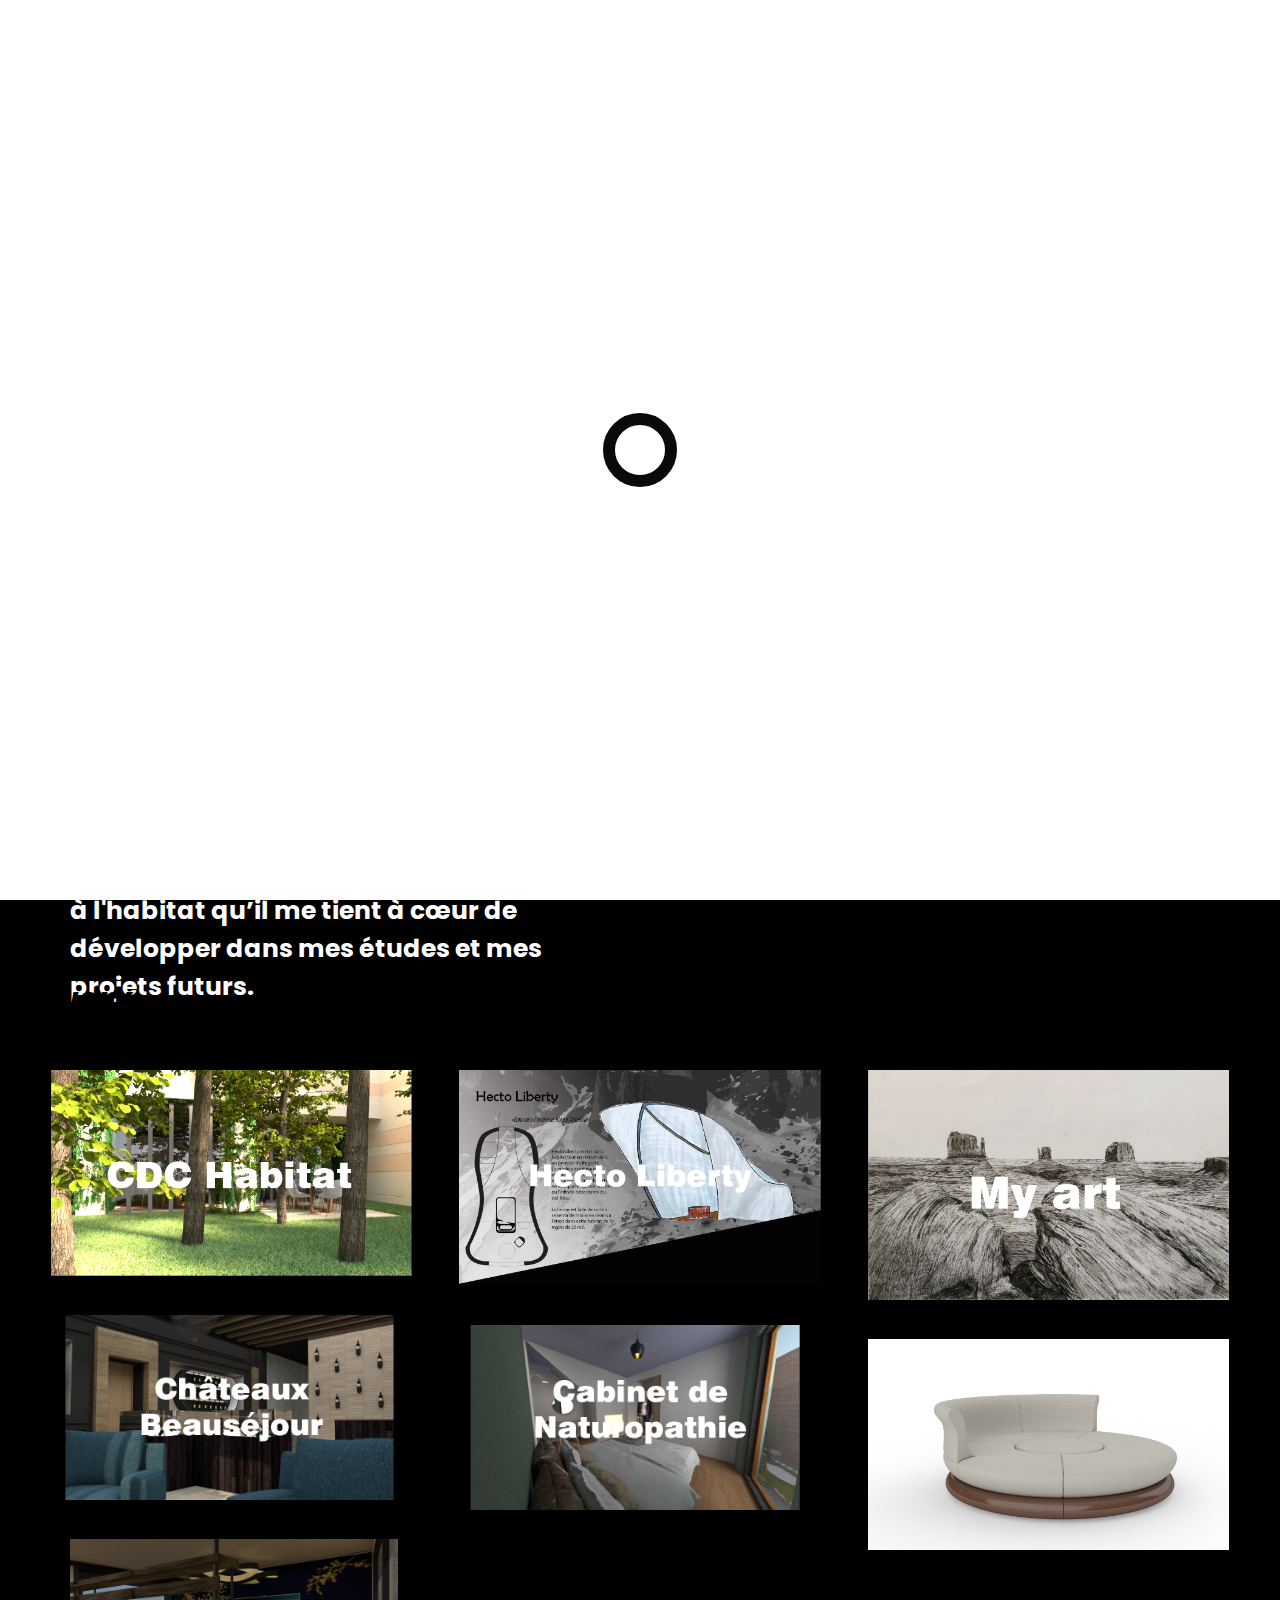
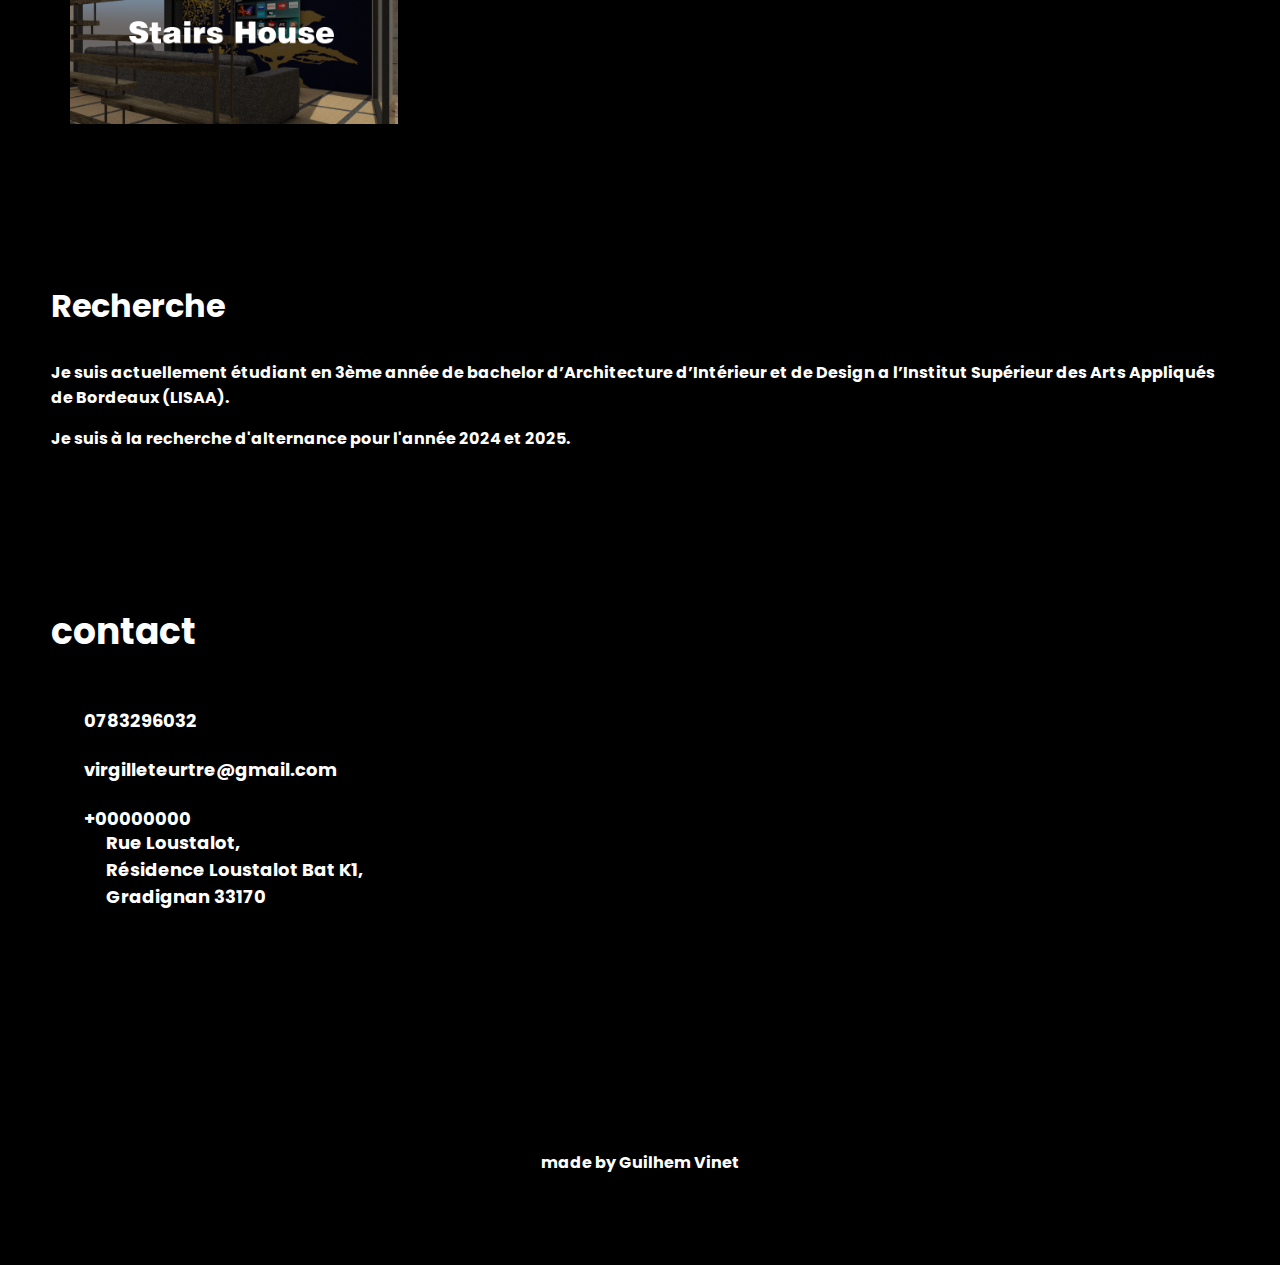
<file: index.html>
<!DOCTYPE html>
<html lang="fr">

<head>
    <meta charset="UTF-8">
    <meta name="viewport" content="width=device-width, initial-scale=1.0">
    <meta http-equiv="X-UA-Compatible" content="ie=edge">
    <title>Virgil Leteurtre</title>
    <link rel="stylesheet" href="https://cdnjs.cloudflare.com/ajax/libs/animate.css/3.7.0/animate.min.css">
    <script src="https://code.jquery.com/jquery-3.3.1.min.js" integrity="sha256-FgpCb/KJQlLNfOu91ta32o/NMZxltwRo8QtmkMRdAu8=" crossorigin="anonymous"></script>
    <link rel="stylesheet" href="https://use.fontawesome.com/releases/v5.7.1/css/all.css" integrity="sha384-fnmOCqbTlWIlj8LyTjo7mOUStjsKC4pOpQbqyi7RrhN7udi9RwhKkMHpvLbHG9Sr" crossorigin="anonymous">
    <link rel="stylesheet" href="css/index.css">
    <style>
        body {
            background-color: black;
        }

        /* CSS to center and align the text */
        #navigation {
            text-align: right; /* Align text to the right */
            padding: 10px; /* Add some padding for spacing */
        }

        .nav-btn {
            background-color: black;
            color: white;
            border: none;
            border-radius: 20px;
            padding: 10px 20px;
            cursor: pointer;
            font-size: 16px;
        }

        .nav-btn:hover {
            background-color: #333;
        }

        #navigation .nav-btn:not(:last-child) {
            margin-right: 10px;
        }
    </style>
</head>

<body>
    <div id="loading" background="black">
        <div id="spinner"></div>
    </div>
    <div id="magnify" background="black">
        <h1 onclick="closemagnify()"><i class="fas fa-times"></i></h1>
        <div id="img_here"></div>
    </div>
    <header id="header" class="animated slideInDown" style="animation-delay:1.8s;">
        <table>
            <tr>
                <td id="logo">Virgil Leteurtre</td>
                <td id="navigation">
                    <button onclick="window.location='#work'" class="nav-btn">work</button>
                    <button onclick="window.location='#bio'" class="nav-btn">About me</button>
                    <button onclick="window.location='assets/CV_Letreurtre Virgil.pdf'" class="nav-btn">CV</button>
                    <button onclick="window.location='#contact'" class="nav-btn">contact</button>
                </td>
            </tr>
        </table>
    </header>
    <table id="top_part">
        <tr>
            <td id="about" class="animated slideInLeft" style="animation-delay:2s; text-align: center;">
                <br>
                <br>
                <br>
                <br>
                <h1 style="color: white;">Architecture d’Intérieur et de Design</h1>
                <button class="btn_one" style="font-size: 100%;">Recherche d'alternance</button><br>
                <table>
                    <tr>
                        <td class="animated zoomIn" style="animation-delay:2.2s;"><a class="social"><i class="fab fa-facebook"></i></a></td>
                        <td class="animated zoomIn" style="animation-delay:2.4s;"><a class="social"><i class="fab fa-twitter"></i></a></td>
                        <td class="animated zoomIn" style="animation-delay:2.6s;"><a class="social"><i class="fab fa-instagram"></i></a></td>
                        <td class="animated zoomIn" style="animation-delay:2.8s;"><a class="social"><i class="fab fa-dribbble"></i></a></td>
                        <td class="animated zoomIn" style="animation-delay:3.0s;"><a class="social"><i class="fab fa-medium"></i></a></td>
                    </tr>
                </table>
                <div id="bio_title">
                    <p>
                        J'aime la relation charnelle et psychologique qu’entretiennent les personnes avec l’architecture. Nous vivons dans un monde où l'on est constamment entouré par nos créations, il va de soi que notre environnement intime reflète notre personnalité. Ma vision d'un « Intérieur » est qu'il doit satisfaire et refléter la ou les personnes qui y habitent mais surtout cet intérieur doit évoluer avec ses occupants. Il s'agit de cette relation à l'habitat qu’il me tient à cœur de développer dans mes études et mes projets futurs.
                    </p>
                </div>
            </td>
            <td id="rightImage" class="animated jackInTheBox" style="animation-delay:1.0s;"><img id="rightImage" src="assets/potrait..png"></td>
        </tr>
    </table>
    <div id="work">
        <h1>work</h1>
        <div id="photos">
            <a href="html/CDC_Habitat.html"><img onclick="magnify($(this).attr('src'))" src="assets/12.png"></a>
            <a href="html/Château_Beauséjou.html"><img onclick="magnify($(this).attr('src'))" src="assets/aceuille 2.png"></a>
            <a href="html/Maison_Vertical.html"><img onclick="magnify($(this).attr('src'))" src="assets/2 salon 1.png"></a>
            <a href="html/nano_habitat.html"><img onclick="magnify($(this).attr('src'))" src="assets/nana.png"></a>
            <a href="html/Nathuropathie.html"><img onclick="magnify($(this).attr('src'))" src="assets/Naturopathie/main.png"></a>
            <a href="html/art.html"><img onclick="magnify($(this).attr('src'))" src="assets/art/CamScanner 12-11-2022 13.02.png"></a>
            <a href="html/Concours.html"><img onclick="magnify($(this).attr('src'))" src="assets/Rendue 3.png"></a>
        </div>
    </div>
    <div id="bio">
        <h1>Recherche</h1>
        <p>
            Je suis actuellement étudiant en 3ème année de bachelor d’Architecture d’Intérieur et de Design a l’Institut Supérieur des Arts Appliqués de Bordeaux (LISAA).
        </p>
        <p>
            Je suis à la recherche d'alternance pour l'année 2024 et 2025.
        </p>
    </div>
    <div id="contact">
        <h1>contact</h1>
        <table>
            <tr>
                <td>
                    <div id="inner_div">
                        <table id="inner_table">
                            <tr>
                                <td><i class="fas fa-phone"></i> &nbsp; 0783296032</td>
                            </tr>
                            <tr>
                                <td><i class="fas fa-at"></i> &nbsp; virgilleteurtre@gmail.com</td>
                            </tr>
                            <tr>
                                <td><i class="fas fa-fax"></i> &nbsp; +00000000</td>
                            </tr>
                            <tr>
                                <td><i class="fas fa-map-marker-alt"></i>
                                    <div id="address">
                                        Rue Loustalot,<br> Résidence Loustalot Bat K1,<br> Gradignan 33170
                                    </div>
                                </td>
                            </tr>
                            <tr>
                                <td>
                                    <a class="social"><i class="fab fa-facebook"></i></a>
                                    <a class="social"><i class="fab fa-twitter"></i></a>
                                    <a class="social"><i class="fab fa-instagram"></i></a>
                                    <a class="social"><i class="fab fa-dribbble"></i></a>
                                    <a class="social"><i class="fab fa-medium"></i></a>
                                </td>
                            </tr>
                        </table>
                    </div>
                </td>
            </tr>
        </table>
    </div>
    <div id="footer">
        <a href="https://github.com/Guilhemvnt">made by Guilhem Vinet</a>
    </div>
    <script src="js/index.js" type="text/javascript"></script>
</body>

</html>
</file>
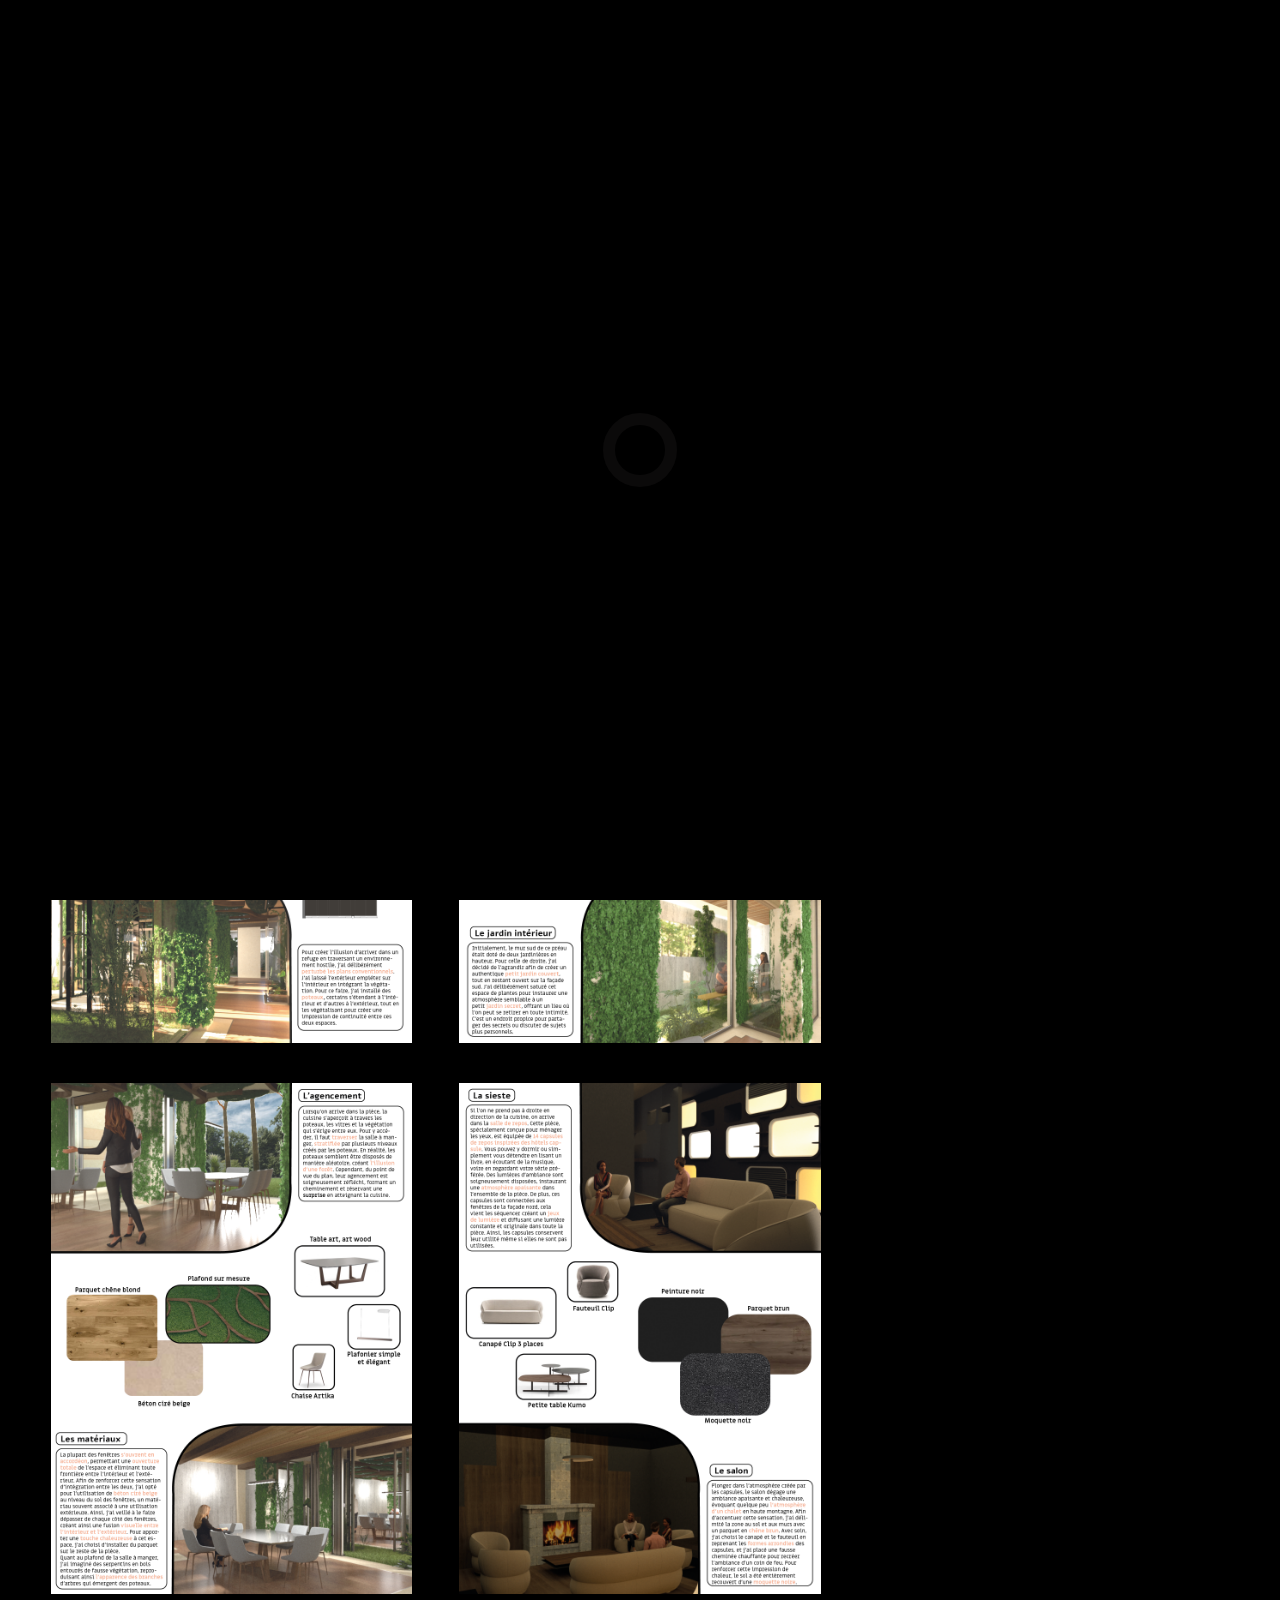
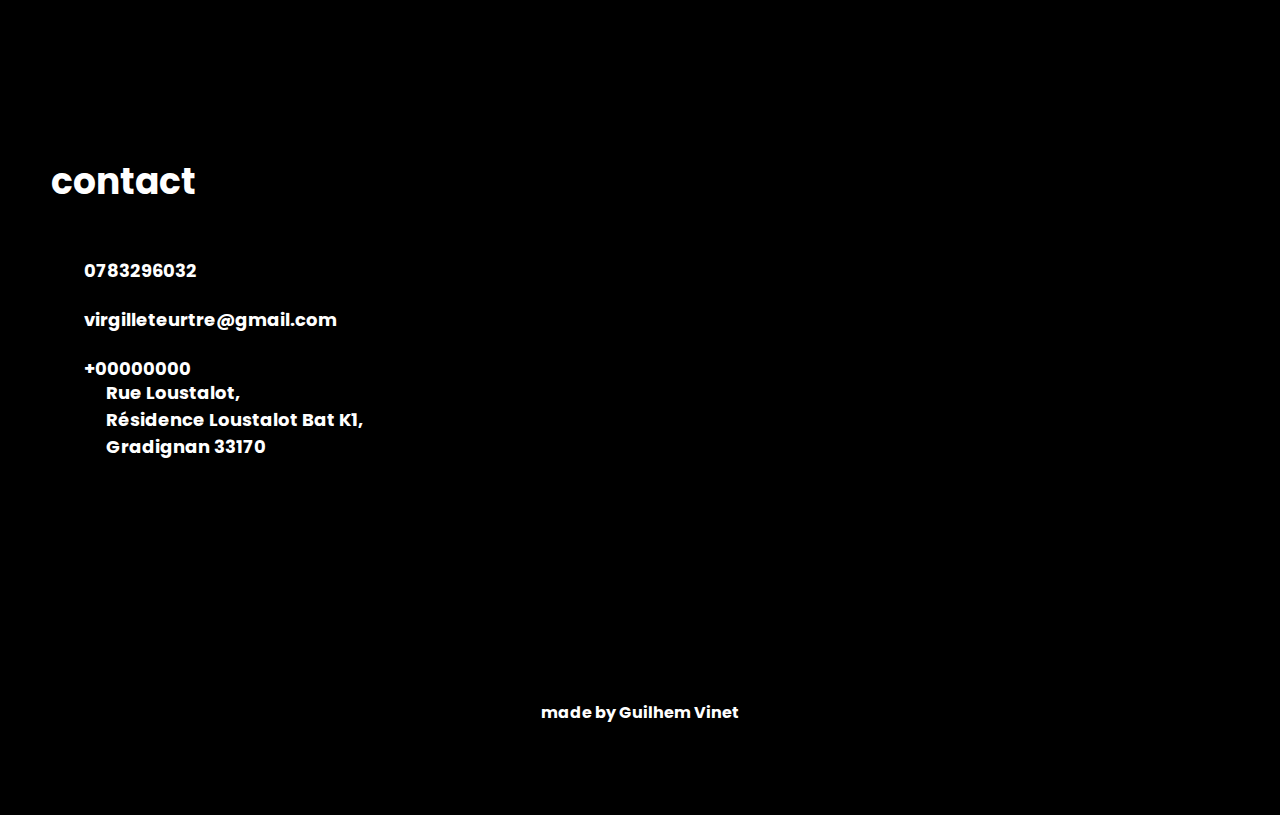
<file: html/CDC_Habitat.html>
<!DOCTYPE html>
<html lang="fr">
<head>
    <meta charset="UTF-8">
    <meta name="viewport" content="width=device-width, initial-scale=1.0">
    <meta http-equiv="X-UA-Compatible" content="ie=edge">
    <title>Virgil Leteurtre</title>
    <link rel="stylesheet" href="https://cdnjs.cloudflare.com/ajax/libs/animate.css/3.7.0/animate.min.css">
    <script src="https://code.jquery.com/jquery-3.3.1.min.js" integrity="sha256-FgpCb/KJQlLNfOu91ta32o/NMZxltwRo8QtmkMRdAu8=" crossorigin="anonymous"></script>
    <link rel="stylesheet" href="https://use.fontawesome.com/releases/v5.7.1/css/all.css" integrity="sha384-fnmOCqbTlWIlj8LyTjo7mOUStjsKC4pOpQbqyi7RrhN7udi9RwhKkMHpvLbHG9Sr" crossorigin="anonymous">
    <link rel="stylesheet" href="../css/index.css">
</head>
<style>
    body {
        background-color: black;
    }

    /* Ajout du style pour éviter les sauts de ligne dans #bio_collection */
    #bio_collection h1 {
        white-space: nowrap;
    }
</style>
<body>
    <div id="loading" style="background: black;">
        <div id="spinner"></div>
    </div>
    <div id="magnify" style="background: black;">
        <h1 onclick="closemagnify()"><i class="fas fa-times"></i></h1>
        <div id="img_here"></div>
    </div>
    <header id="header" class="animated slideInDown" style="animation-delay: 1.8s;">
        <table>
            <tr>
                <td id="logo">CDC Habitat</td>
                <td id="navigation">
                    <a href="../index.html">work</a>
                    <a href="../index.html">about</a>
                    <a href="../assets/CV_Virgil_Leteurtre.pdf">CV</a>
                    <a href="../index.html">contact</a>
                </td>
            </tr>
        </table>
    </header>
    <div id="work">
        <div id="bio_collection">
            <h1>Le Refuge</h1>
            <p></p>
        </div>
        <h1>work</h1>
        <div id="photos">
            <img onclick="magnify($(this).attr('src'))" src="../assets/planche finale.png">
            <img onclick="magnify($(this).attr('src'))" src="../assets/planche finale2.png">
            <img onclick="magnify($(this).attr('src'))" src="../assets/planche finale3.png">
            <img onclick="magnify($(this).attr('src'))" src="../assets/planche finale4.png">
        </div>
    </div>
    <div id="contact">
        <h1>contact</h1>
        <table>
            <tr>
                <td>
                    <div id="inner_div">
                        <table id="inner_table">
                            <tr>
                                <td><i class="fas fa-phone"></i> &nbsp; 0783296032</td>
                            </tr>
                            <tr>
                                <td><i class="fas fa-at"></i> &nbsp; virgilleteurtre@gmail.com</td>
                            </tr>
                            <tr>
                                <td><i class="fas fa-fax"></i> &nbsp; +00000000</td>
                            </tr>
                            <tr>
                                <td><i class="fas fa-map-marker-alt"></i>
                                    <div id="address">
                                        Rue Loustalot,<br>
                                        Résidence Loustalot Bat K1,<br>
                                        Gradignan 33170
                                    </div>
                                </td>
                            </tr>
                            <tr>
                                <td>
                                    <a class="social"><i class="fab fa-facebook"></i></a>
                                    <a class="social"><i class="fab fa-twitter"></i></a>
                                    <a class="social"><i class="fab fa-instagram"></i></a>
                                    <a class="social"><i class="fab fa-dribbble"></i></a>
                                    <a class="social"><i class="fab fa-medium"></i></a>
                                </td>
                            </tr>
                        </table>
                    </div>
                </td>
            </tr>
        </table>
    </div>
    <div id="footer">
        <a href="https://github.com/Guilhemvnt">made by Guilhem Vinet </a>
    </div>
    <script src="../js/index.js" type="text/javascript"></script>
</body>
</html>
</file>
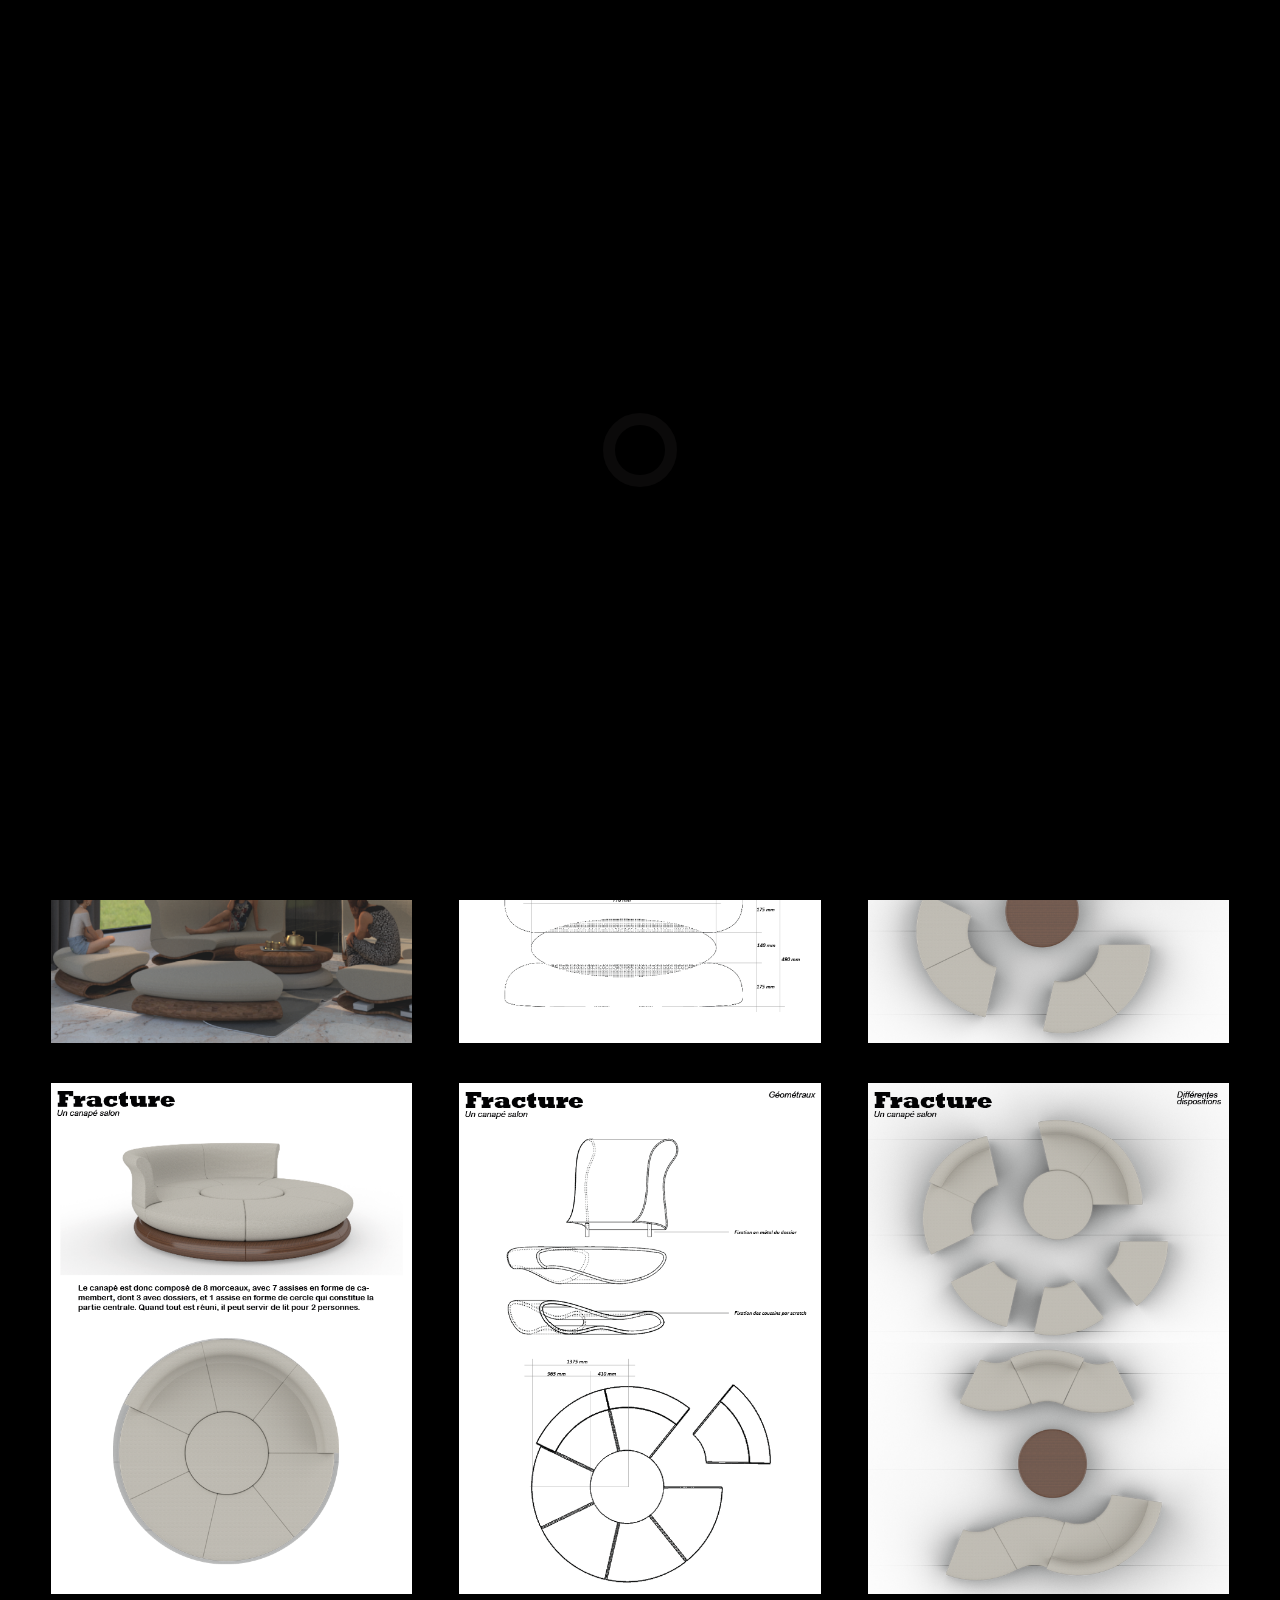
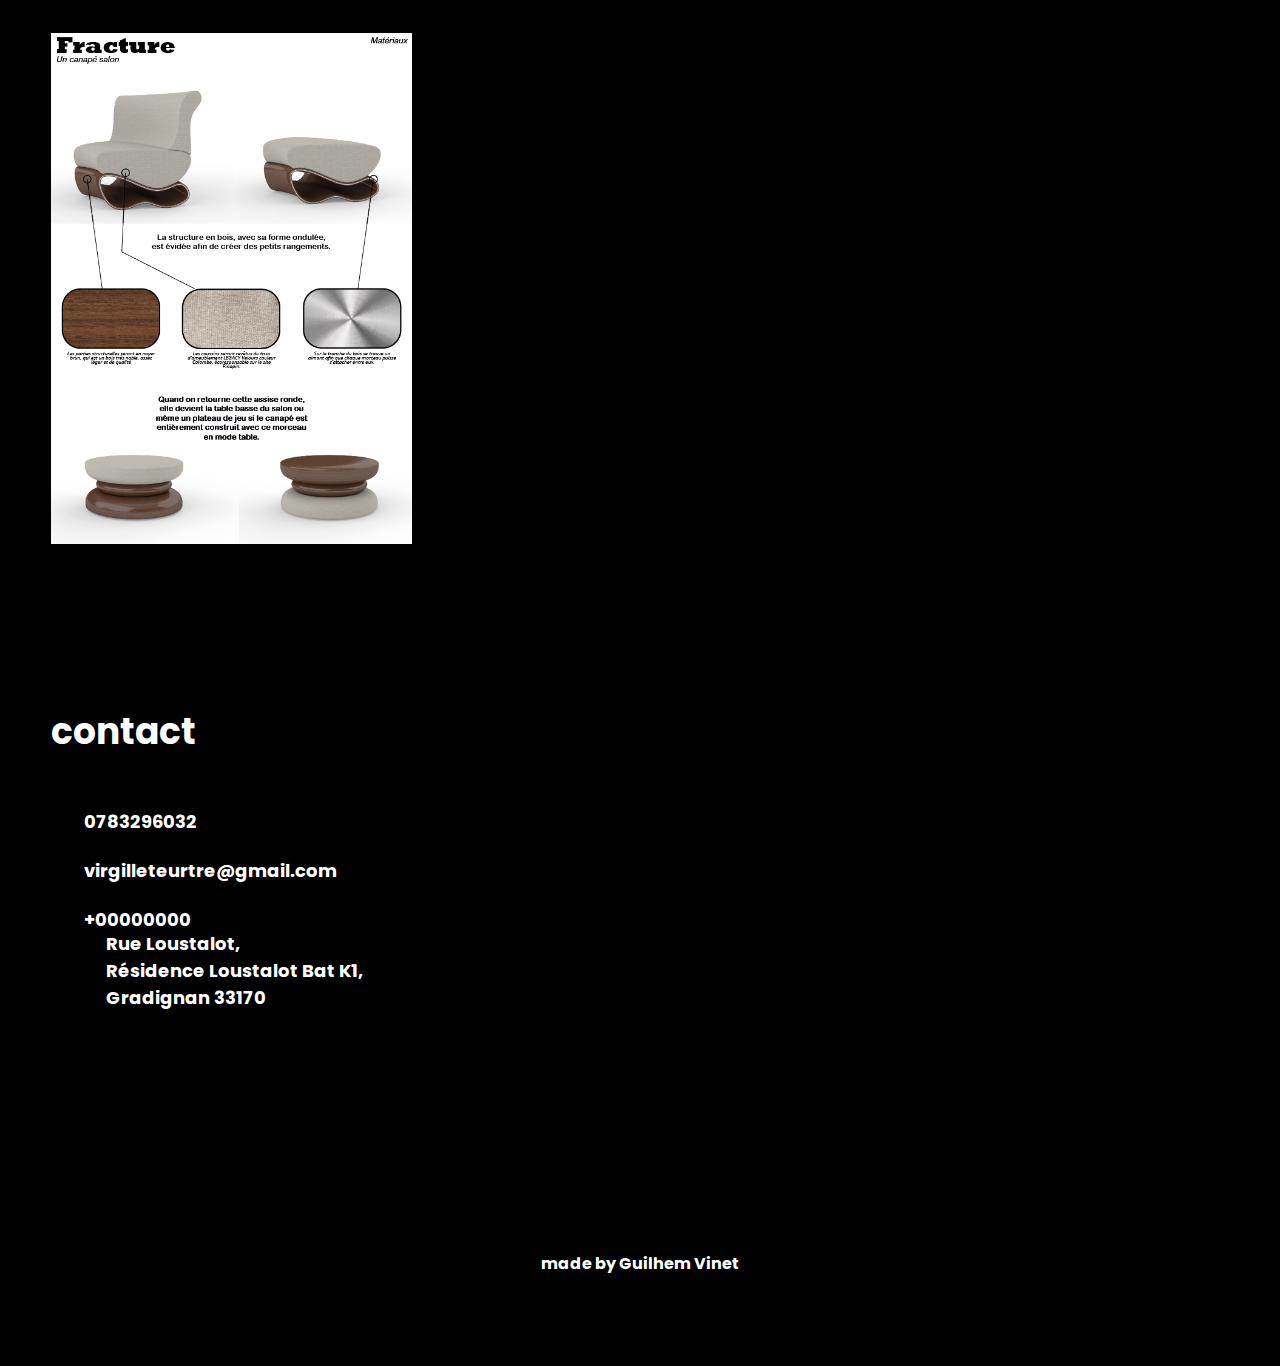
<file: html/Concours.html>
<!DOCTYPE html>
<html lang="fr">
<head>
    <meta charset="UTF-8">
    <meta name="viewport" content="width=device-width, initial-scale=1.0">
    <meta http-equiv="X-UA-Compatible" content="ie=edge">
    <title>Virgil Leteurtre</title>
    <link rel="stylesheet" href="https://cdnjs.cloudflare.com/ajax/libs/animate.css/3.7.0/animate.min.css">
    <script src="https://code.jquery.com/jquery-3.3.1.min.js" integrity="sha256-FgpCb/KJQlLNfOu91ta32o/NMZxltwRo8QtmkMRdAu8=" crossorigin="anonymous"></script>
    <link rel="stylesheet" href="https://use.fontawesome.com/releases/v5.7.1/css/all.css" integrity="sha384-fnmOCqbTlWIlj8LyTjo7mOUStjsKC4pOpQbqyi7RrhN7udi9RwhKkMHpvLbHG9Sr" crossorigin="anonymous">
    <link rel="stylesheet" href="../css/index.css">
</head>
<style>
    body {
        background-color: black;
    }

    /* Ajout du style pour éviter les sauts de ligne dans #bio_collection */
    #bio_collection h1 {
        white-space: nowrap;
    }
</style>
<body>
    <div id="loading" style="background: black;">
        <div id="spinner"></div>
    </div>
    <div id="magnify" style="background: black;">
        <h1 onclick="closemagnify()"><i class="fas fa-times"></i></h1>
        <div id="img_here"></div>
    </div>
    <header id="header" class="animated slideInDown" style="animation-delay: 1.8s;">
        <table>
            <tr>
                <td id="logo">Le Canapé du futur</td>
                <td id="navigation">
                    <a href="../index.html">work</a>
                    <a href="../index.html">about</a>
                    <a href="../assets/CV_Virgil_Leteurtre.pdf">CV</a>
                    <a href="../index.html">contact</a>
                </td>
            </tr>
        </table>
    </header>
    <div id="work">
        <div id="bio_collection">
            <h1>Fracture</h1>
            <p></p>
        </div>
        <h1>work</h1>
        <div id="photos">
            <img onclick="magnify($(this).attr('src'))" src="../assets/Rendue Concours Canapé.png">
            <img onclick="magnify($(this).attr('src'))" src="../assets/Rendue Concours Canapé2.png">
            <img onclick="magnify($(this).attr('src'))" src="../assets/Rendue Concours Canapé3.png">
            <img onclick="magnify($(this).attr('src'))" src="../assets/Rendue Concours Canapé4.png">
            <img onclick="magnify($(this).attr('src'))" src="../assets/Rendue Concours Canapé5.png">
            <img onclick="magnify($(this).attr('src'))" src="../assets/Rendue Concours Canapé6.png">
            <img onclick="magnify($(this).attr('src'))" src="../assets/Rendue Concours Canapé7.png">            
        </div>
    </div>
    <div id="contact">
        <h1>contact</h1>
        <table>
            <tr>
                <td>
                    <div id="inner_div">
                        <table id="inner_table">
                            <tr>
                                <td><i class="fas fa-phone"></i> &nbsp; 0783296032</td>
                            </tr>
                            <tr>
                                <td><i class="fas fa-at"></i> &nbsp; virgilleteurtre@gmail.com</td>
                            </tr>
                            <tr>
                                <td><i class="fas fa-fax"></i> &nbsp; +00000000</td>
                            </tr>
                            <tr>
                                <td><i class="fas fa-map-marker-alt"></i>
                                    <div id="address">
                                        Rue Loustalot,<br>
                                        Résidence Loustalot Bat K1,<br>
                                        Gradignan 33170
                                    </div>
                                </td>
                            </tr>
                            <tr>
                                <td>
                                    <a class="social"><i class="fab fa-facebook"></i></a>
                                    <a class="social"><i class="fab fa-twitter"></i></a>
                                    <a class="social"><i class="fab fa-instagram"></i></a>
                                    <a class="social"><i class="fab fa-dribbble"></i></a>
                                    <a class="social"><i class="fab fa-medium"></i></a>
                                </td>
                            </tr>
                        </table>
                    </div>
                </td>
            </tr>
        </table>
    </div>
    <div id="footer">
        <a href="https://github.com/Guilhemvnt">made by Guilhem Vinet </a>
    </div>
    <script src="../js/index.js" type="text/javascript"></script>
</body>
</html>
</file>
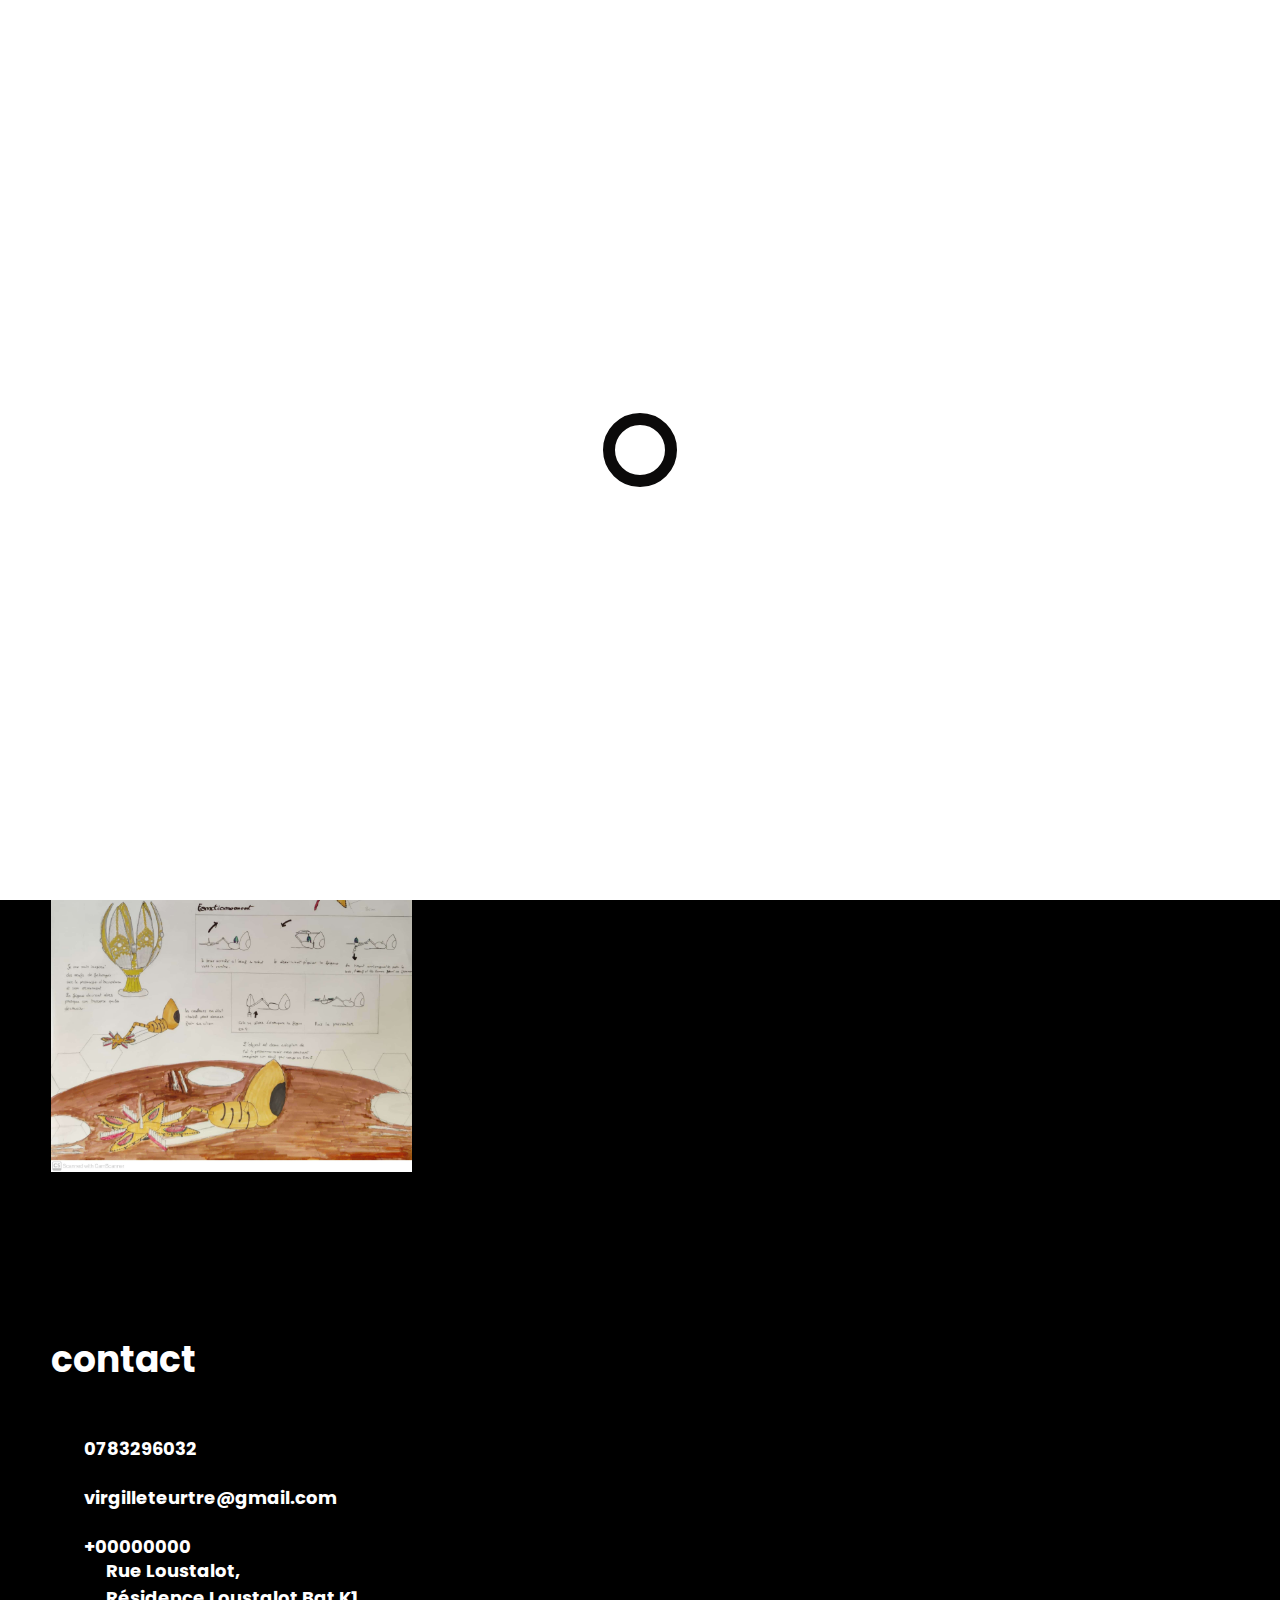
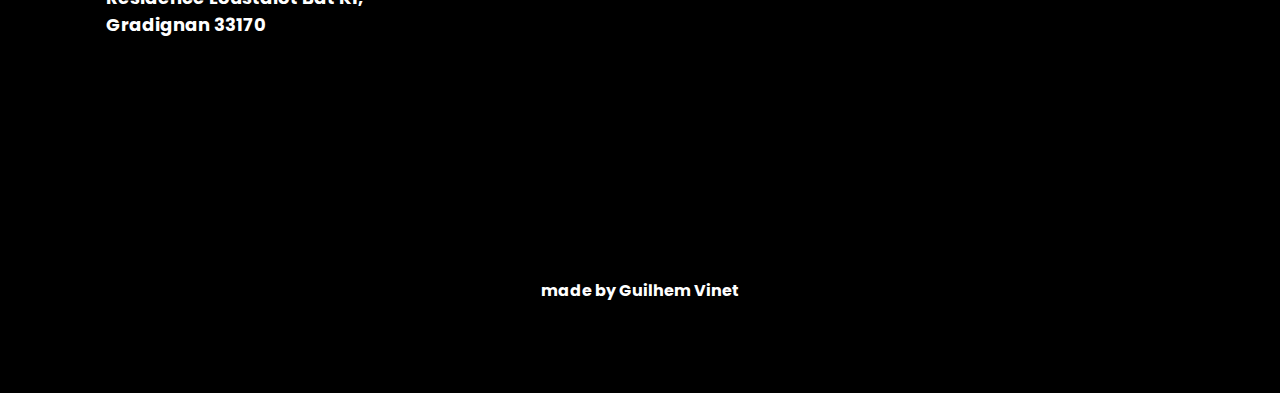
<file: html/disign_culinaire.html>
<!DOCTYPE html>
<html lang="fr">
<head>
    <meta charset="UTF-8">
    <meta name="viewport" content="width=device-width, initial-scale=1.0">
    <meta http-equiv="X-UA-Compatible" content="ie=edge">
    <title>Virgil Leteurtre</title>
    <link rel="stylesheet" href="https://cdnjs.cloudflare.com/ajax/libs/animate.css/3.7.0/animate.min.css">
    <script src="https://code.jquery.com/jquery-3.3.1.min.js" integrity="sha256-FgpCb/KJQlLNfOu91ta32o/NMZxltwRo8QtmkMRdAu8=" crossorigin="anonymous"></script>
    <link rel="stylesheet" href="https://use.fontawesome.com/releases/v5.7.1/css/all.css" integrity="sha384-fnmOCqbTlWIlj8LyTjo7mOUStjsKC4pOpQbqyi7RrhN7udi9RwhKkMHpvLbHG9Sr" crossorigin="anonymous">
    <link rel="stylesheet" href="../css/index.css">
</head>
<style>
    body {
      background-color: black;
    }
  </style>
<body background-color = "black">
    <div id="loading" background="black">
        <div id="spinner"></div>
    </div>
    <div id="magnify" background="black">
        <h1 onclick="closemagnify()"><i class="fas fa-times"></i></h1>
        <div id="img_here"></div>
    </div>
    <header id="header" class="animated slideInDown" style="animation-delay:1.8s;">
        <table>
            <tr>
                <td id="logo" h>Design culinaire</td>
                <td id="navigation">
                    <a href="../index.html">work</a>
                    <a href="../index.html">about</a>
                    <a href="../assets/CV_Virgil_Leteurtre.pdf">CV</a>
                    <a href="../index.html">contact</a>
                </td>
            </tr>
        </table>
    </header>
    <div id="work">
        <div id="bio_collection">
            <h1>La guêpe</h1>
            <p>
                Ce Project réalisé en fin de première année consistait à créer un Object pratique venant embellir un fruit souvent délaissé. 
            </p>
            <p>
                Mon choix s'est porté sur la figue qui est sublime à l'intérieur mais repoussant de l'extérieur. Pour cela j'ai créé un Object en forme de guêpe qui vient découper de manière ludique la figue et le présente telle une fleur qui éclot. 
            </p>
        </div>
        <h1>work</h1>
        <div id="photos">
            <img onclick="magnify($(this).attr('src'))" src="../assets/Design culinaire/CamScanner 12-11-2022 12.48.jpg">
        </div>
    </div>
    <div id="contact">
        <h1>contact</h1>
             <table>
                <tr>
                    <td>
                        <div id="inner_div">
                            <table id="inner_table">
                                <tr>
                                    <td><i class="fas fa-phone"></i> &nbsp; 0783296032</td>
                                </tr>
                                <tr>
                                    <td><i class="fas fa-at"></i> &nbsp; virgilleteurtre@gmail.com</td>
                                </tr>
                                <tr>
                                    <td><i class="fas fa-fax"></i> &nbsp; +00000000</td>
                                </tr>
                                <tr>
                                    <td><i class="fas fa-map-marker-alt"></i>
                                    <div id="address">
                                        Rue Loustalot,<br>
                                        Résidence Loustalot Bat K1,<br>
                                        Gradignan 33170
                                    </div>
                                    </td>
                                </tr>
                                <tr>
                                    <td>
                                        <a class="social"><i class="fab fa-facebook"></i></a>
                                        <a class="social"><i class="fab fa-twitter"></i></a>
                                        <a class="social"><i class="fab fa-instagram"></i></a>
                                        <a class="social"><i class="fab fa-dribbble"></i></a>
                                        <a class="social"><i class="fab fa-medium"></i></a>
                                    </td>
                                </tr>
                            </table>
                        </div>
                    </td>
                </tr>
            </table>
    </div>
    <div id="footer">
        <a href="https://github.com/Guilhemvnt">made by Guilhem Vinet </a>
    </div>
    <script src="../js/index.js" type="text/javascript"></script>
</body>
</html>
</file>
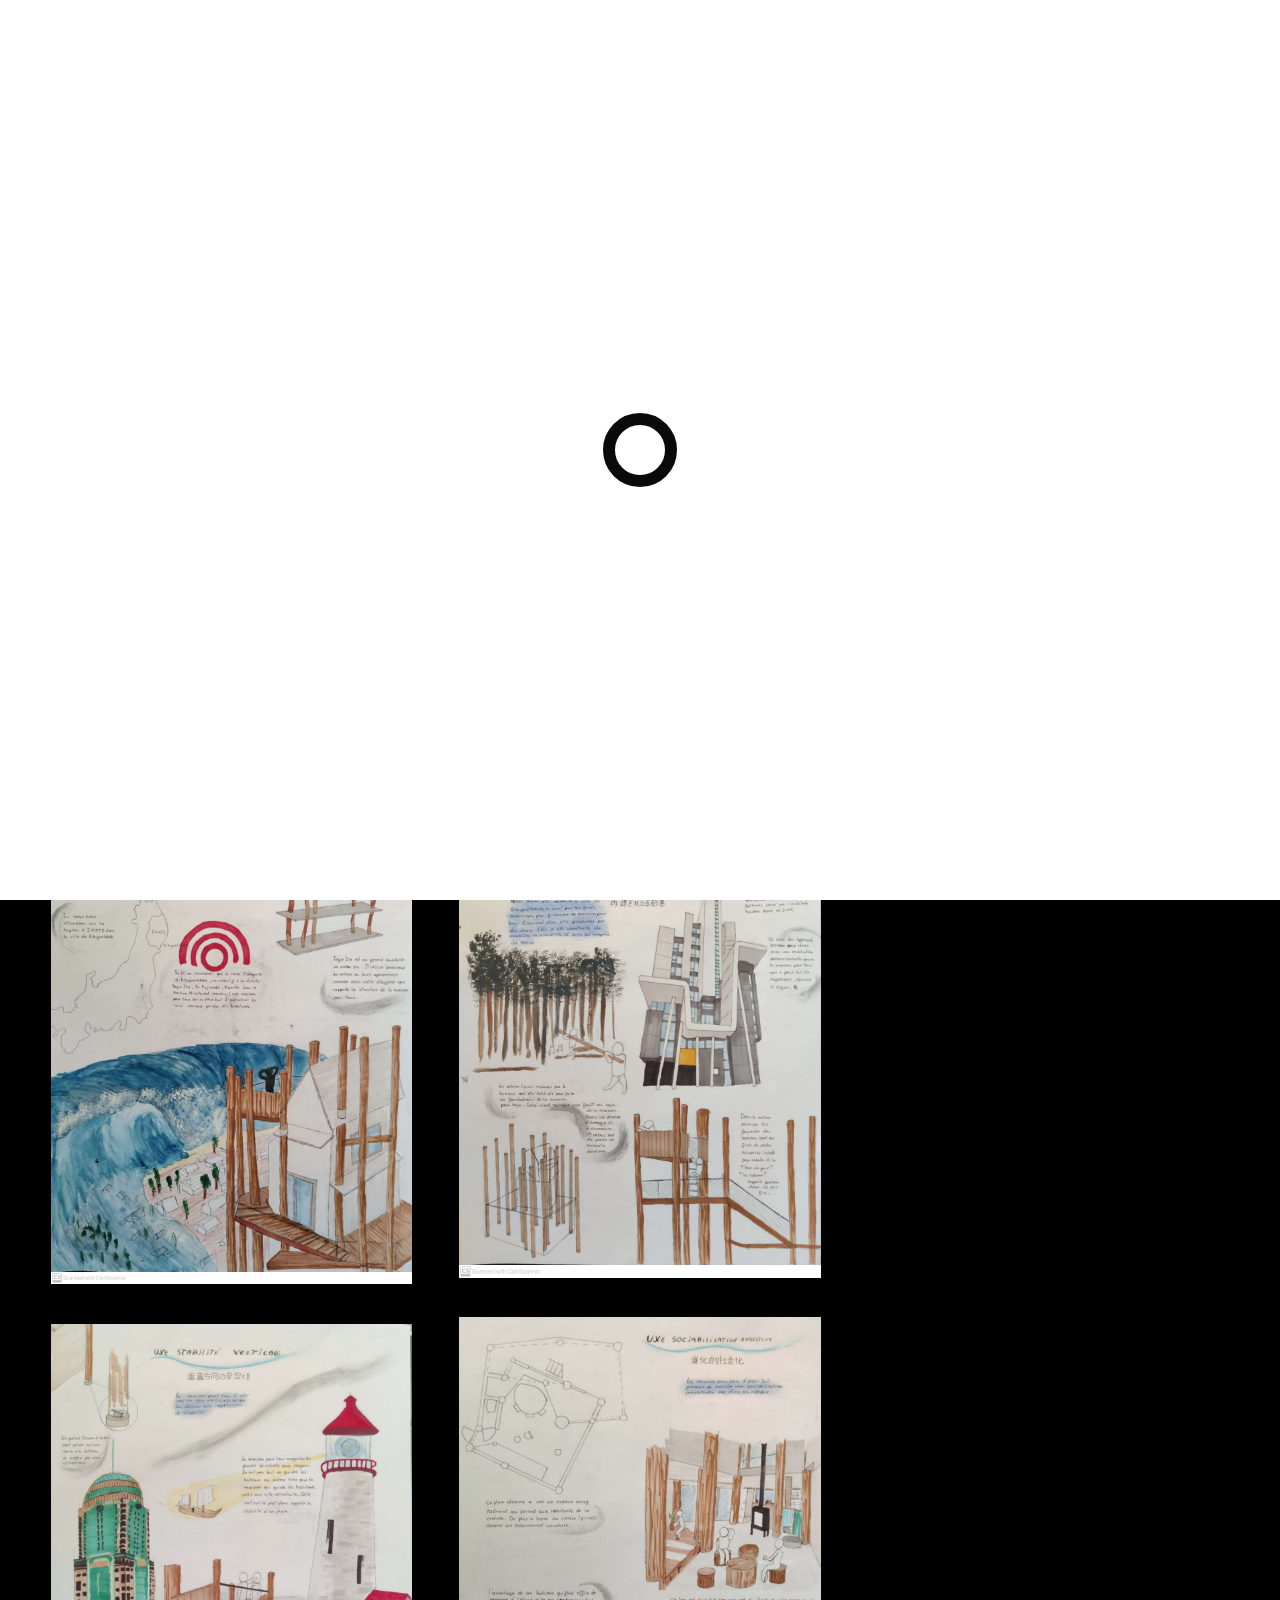
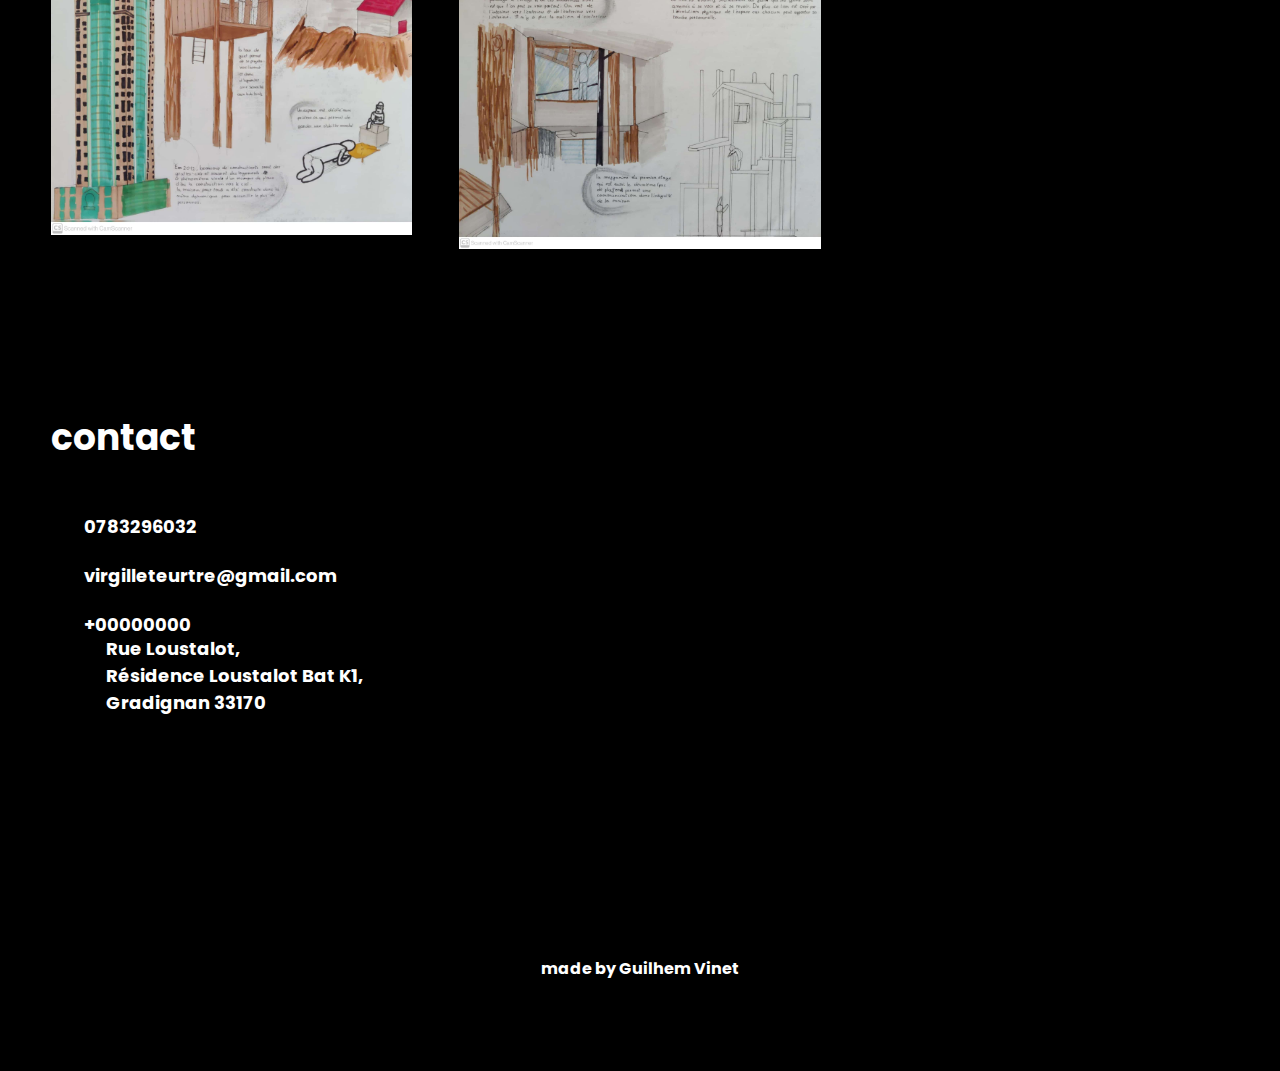
<file: html/etude_de_cas(rikizen_takata).html>
<!DOCTYPE html>
<html lang="fr">
<head>
    <meta charset="UTF-8">
    <meta name="viewport" content="width=device-width, initial-scale=1.0">
    <meta http-equiv="X-UA-Compatible" content="ie=edge">
    <title>Virgil Leteurtre</title>
    <link rel="stylesheet" href="https://cdnjs.cloudflare.com/ajax/libs/animate.css/3.7.0/animate.min.css">
    <script src="https://code.jquery.com/jquery-3.3.1.min.js" integrity="sha256-FgpCb/KJQlLNfOu91ta32o/NMZxltwRo8QtmkMRdAu8=" crossorigin="anonymous"></script>
    <link rel="stylesheet" href="https://use.fontawesome.com/releases/v5.7.1/css/all.css" integrity="sha384-fnmOCqbTlWIlj8LyTjo7mOUStjsKC4pOpQbqyi7RrhN7udi9RwhKkMHpvLbHG9Sr" crossorigin="anonymous">
    <link rel="stylesheet" href="../css/index.css">
</head>
<style>
    body {
      background-color: black;
    }
  </style>
<body background-color = "black">
    <div id="loading" background="black">
        <div id="spinner"></div>
    </div>
    <div id="magnify" background="black">
        <h1 onclick="closemagnify()"><i class="fas fa-times"></i></h1>
        <div id="img_here"></div>
    </div>
    <header id="header" class="animated slideInDown" style="animation-delay:1.8s;">
        <table>
            <tr>
                <td id="logo" h>Etude de cas</td>
                <td id="navigation">
                    <a href="../index.html">work</a>
                    <a href="../index.html">about</a>
                    <a href="../assets/CV_Virgil_Leteurtre.pdf">CV</a>
                    <a href="../index.html">contact</a>
                </td>
            </tr>
        </table>
    </header>
    <div id="work">
        <div id="bio_collection">
            <h1>La maison pour tous</h1>
            <p>
                Il nous avait été demandé d’étudier la maison pour tous de Toyo Ito a Rikuzen Takata
            </p>
            <p>
                Sur cette étude j'ai privilégié les nations de stabilité verticale, de destruction et reconstruction et de socialisation évolutive.
            </p>
        </div>
        <h1>work</h1>
        <div id="photos">
            <img onclick="magnify($(this).attr('src'))" src="../assets/Rikuzen takata/CamScanner 12-11-2022 12.50.jpg">
            <img onclick="magnify($(this).attr('src'))" src="../assets/Rikuzen takata/CamScanner 12-11-2022 12.52.jpg">
            <img onclick="magnify($(this).attr('src'))" src="../assets/Rikuzen takata/CamScanner 12-11-2022 12.53.jpg">
            <img onclick="magnify($(this).attr('src'))" src="../assets/Rikuzen takata/CamScanner 12-11-2022 12.51.jpg">
        </div>
    </div>
    <div id="contact">
        <h1>contact</h1>
             <table>
                <tr>
                    <td>
                        <div id="inner_div">
                            <table id="inner_table">
                                <tr>
                                    <td><i class="fas fa-phone"></i> &nbsp; 0783296032</td>
                                </tr>
                                <tr>
                                    <td><i class="fas fa-at"></i> &nbsp; virgilleteurtre@gmail.com</td>
                                </tr>
                                <tr>
                                    <td><i class="fas fa-fax"></i> &nbsp; +00000000</td>
                                </tr>
                                <tr>
                                    <td><i class="fas fa-map-marker-alt"></i>
                                    <div id="address">
                                        Rue Loustalot,<br>
                                        Résidence Loustalot Bat K1,<br>
                                        Gradignan 33170
                                    </div>
                                    </td>
                                </tr>
                                <tr>
                                    <td>
                                        <a class="social"><i class="fab fa-facebook"></i></a>
                                        <a class="social"><i class="fab fa-twitter"></i></a>
                                        <a class="social"><i class="fab fa-instagram"></i></a>
                                        <a class="social"><i class="fab fa-dribbble"></i></a>
                                        <a class="social"><i class="fab fa-medium"></i></a>
                                    </td>
                                </tr>
                            </table>
                        </div>
                    </td>
                </tr>
            </table>
    </div>
    <div id="footer">
        <a href="https://github.com/Guilhemvnt">made by Guilhem Vinet </a>
    </div>
    <script src="../js/index.js" type="text/javascript"></script>
</body>
</html>
</file>
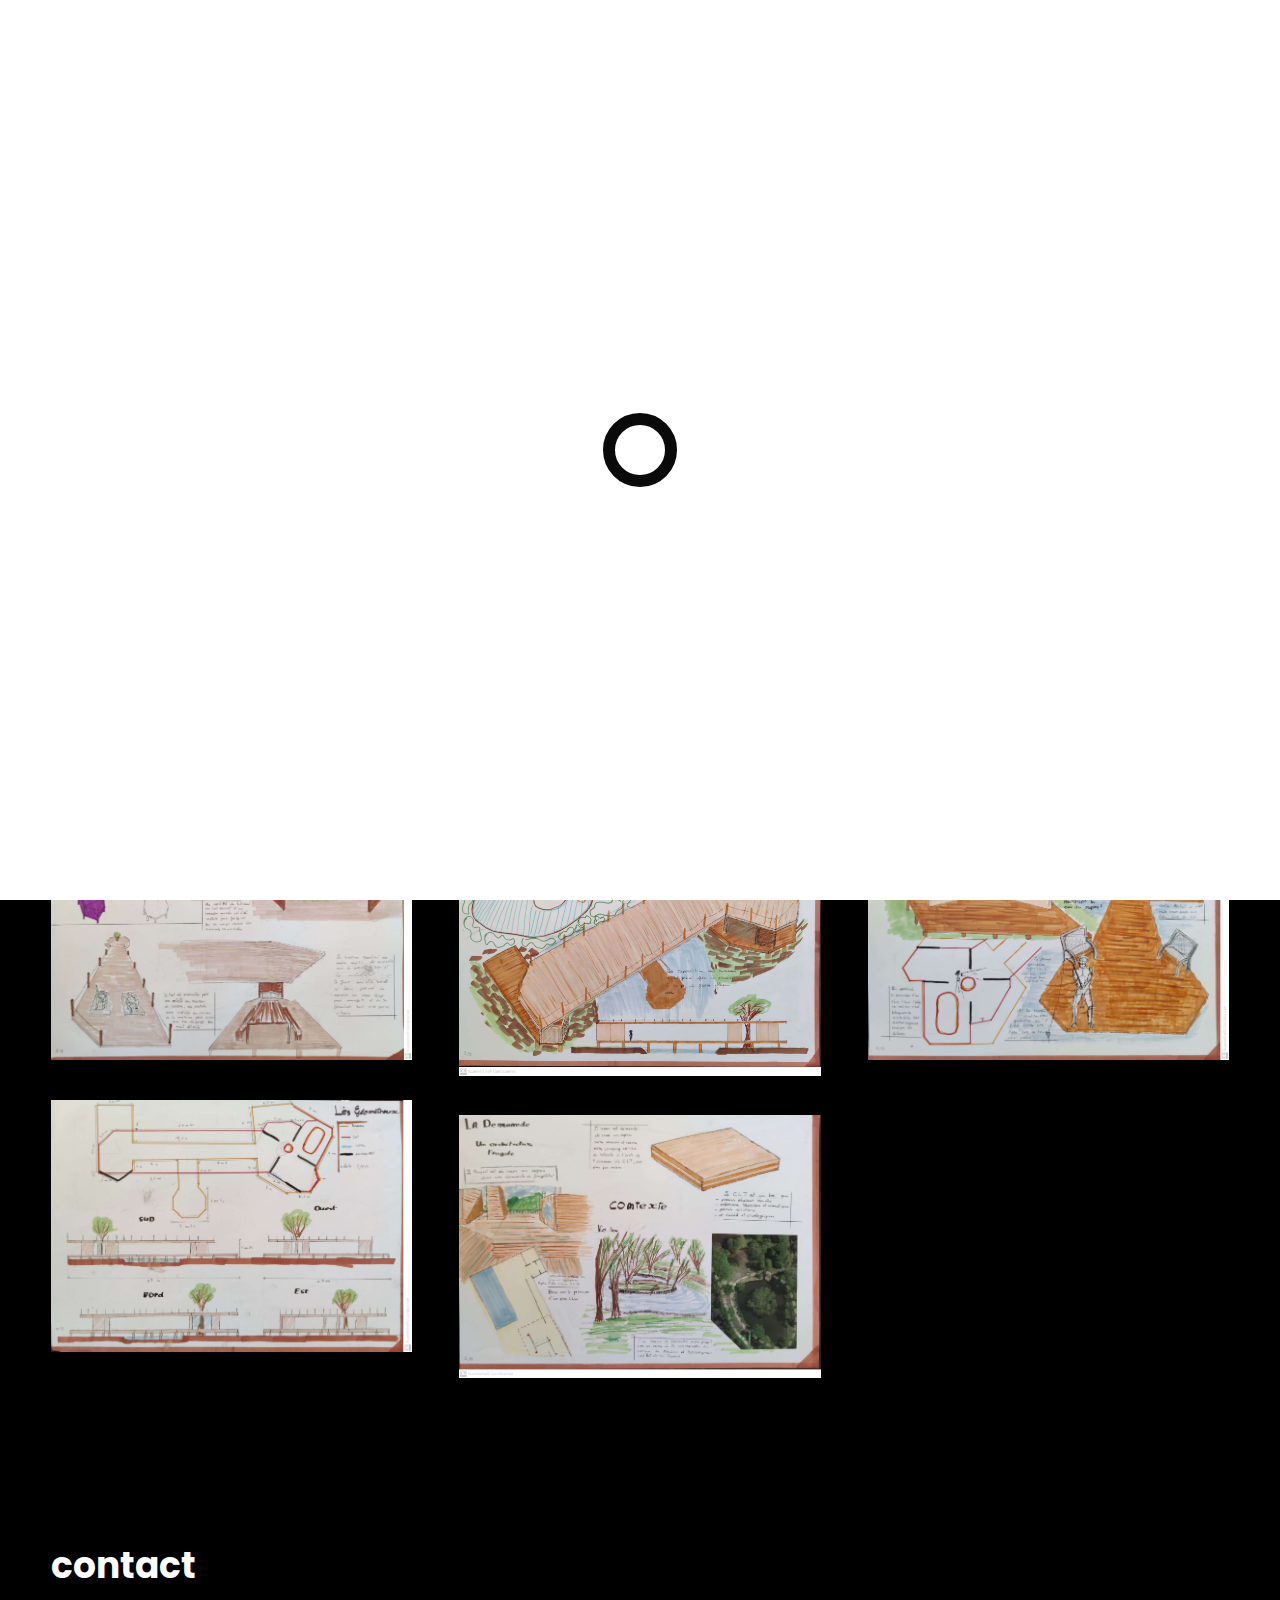
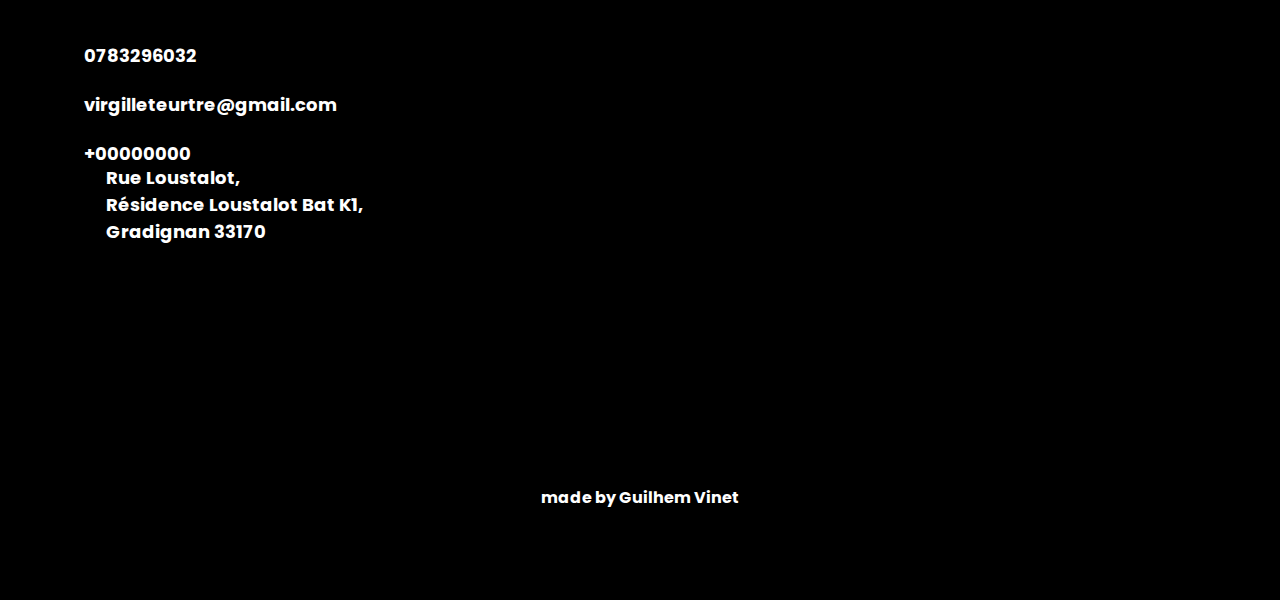
<file: html/Maison_frugal.html>
<!DOCTYPE html>
<html lang="fr">
<head>
    <meta charset="UTF-8">
    <meta name="viewport" content="width=device-width, initial-scale=1.0">
    <meta http-equiv="X-UA-Compatible" content="ie=edge">
    <title>Virgil Leteurtre</title>
    <link rel="stylesheet" href="https://cdnjs.cloudflare.com/ajax/libs/animate.css/3.7.0/animate.min.css">
    <script src="https://code.jquery.com/jquery-3.3.1.min.js" integrity="sha256-FgpCb/KJQlLNfOu91ta32o/NMZxltwRo8QtmkMRdAu8=" crossorigin="anonymous"></script>
    <link rel="stylesheet" href="https://use.fontawesome.com/releases/v5.7.1/css/all.css" integrity="sha384-fnmOCqbTlWIlj8LyTjo7mOUStjsKC4pOpQbqyi7RrhN7udi9RwhKkMHpvLbHG9Sr" crossorigin="anonymous">
    <link rel="stylesheet" href="../css/index.css">
</head>
<style>
    body {
      background-color: black;
    }
  </style>
<body background-color = "black">
    <div id="loading" background="black">
        <div id="spinner"></div>
    </div>
    <div id="magnify" background="black">
        <h1 onclick="closemagnify()"><i class="fas fa-times"></i></h1>
        <div id="img_here"></div>
    </div>
    <header id="header" class="animated slideInDown" style="animation-delay:1.8s;">
        <table>
            <tr>
                <td id="logo" h>Maison Frugal</td>
                <td id="navigation">
                    <a href="../index.html">work</a>
                    <a href="../index.html">about</a>
                    <a href="../assets/CV_Virgil_Leteurtre.pdf">CV</a>
                    <a href="../index.html">contact</a>
                </td>
            </tr>
        </table>
    </header>
    <div id="work">
        <div id="bio_collection">
            <h1>Maison de vacance</h1>
            <p>
                Ce Project réalisé en milieu de première année consistait à créer une maison de vacances pour 4 personnes à la campagne à l'aide de seulement 7 panneaux de CLT, un sol (terrasse) et un toit.
            </p>
            <p>
                La création de cet espace de repli m'a fait réaliser que dans notre société nous ne prenons pas de temps pour faire une pause, notamment pour manger le midi quand nous somme au travail. Pour cette raison j'ai donc décidé de créer deux espaces distincts reliés par une terrasse.  Un espace pour se reposer, se divertir, profiter de la nature et un autre espace très éloigné du premier pour prendre les repas en famille.
            </p>
        </div>
        <h1>work</h1>
        <div id="photos">
            <img onclick="magnify($(this).attr('src'))" src="../assets/Maison frugal/CamScanner 12-11-2022 12.54.jpg">
            <img onclick="magnify($(this).attr('src'))" src="../assets/Maison frugal/CamScanner 12-11-2022 12.55.jpg">
            <img onclick="magnify($(this).attr('src'))" src="../assets/Maison frugal/CamScanner 12-11-2022 12.56.jpg">
            <img onclick="magnify($(this).attr('src'))" src="../assets/Maison frugal/CamScanner 12-11-2022 12.57.jpg">
            <img onclick="magnify($(this).attr('src'))" src="../assets/Maison frugal/CamScanner 12-11-2022 12.57 (1).jpg">
        </div>
    </div>
    <div id="contact">
        <h1>contact</h1>
            <table>
                <tr>
                    <td>
                        <div id="inner_div">
                            <table id="inner_table">
                                <tr>
                                    <td><i class="fas fa-phone"></i> &nbsp; 0783296032</td>
                                </tr>
                                <tr>
                                    <td><i class="fas fa-at"></i> &nbsp; virgilleteurtre@gmail.com</td>
                                </tr>
                                <tr>
                                    <td><i class="fas fa-fax"></i> &nbsp; +00000000</td>
                                </tr>
                                <tr>
                                    <td><i class="fas fa-map-marker-alt"></i>
                                    <div id="address">
                                        Rue Loustalot,<br>
                                        Résidence Loustalot Bat K1,<br>
                                        Gradignan 33170
                                    </div>
                                    </td>
                                </tr>
                                <tr>
                                    <td>
                                        <a class="social"><i class="fab fa-facebook"></i></a>
                                        <a class="social"><i class="fab fa-twitter"></i></a>
                                        <a class="social"><i class="fab fa-instagram"></i></a>
                                        <a class="social"><i class="fab fa-dribbble"></i></a>
                                        <a class="social"><i class="fab fa-medium"></i></a>
                                    </td>
                                </tr>
                            </table>
                        </div>
                    </td>
                </tr>
            </table>
    </div>
    <div id="footer">
        <a href="https://github.com/Guilhemvnt">made by Guilhem Vinet </a>
    </div>
    <script src="../js/index.js" type="text/javascript"></script>
</body>
</html>
</file>
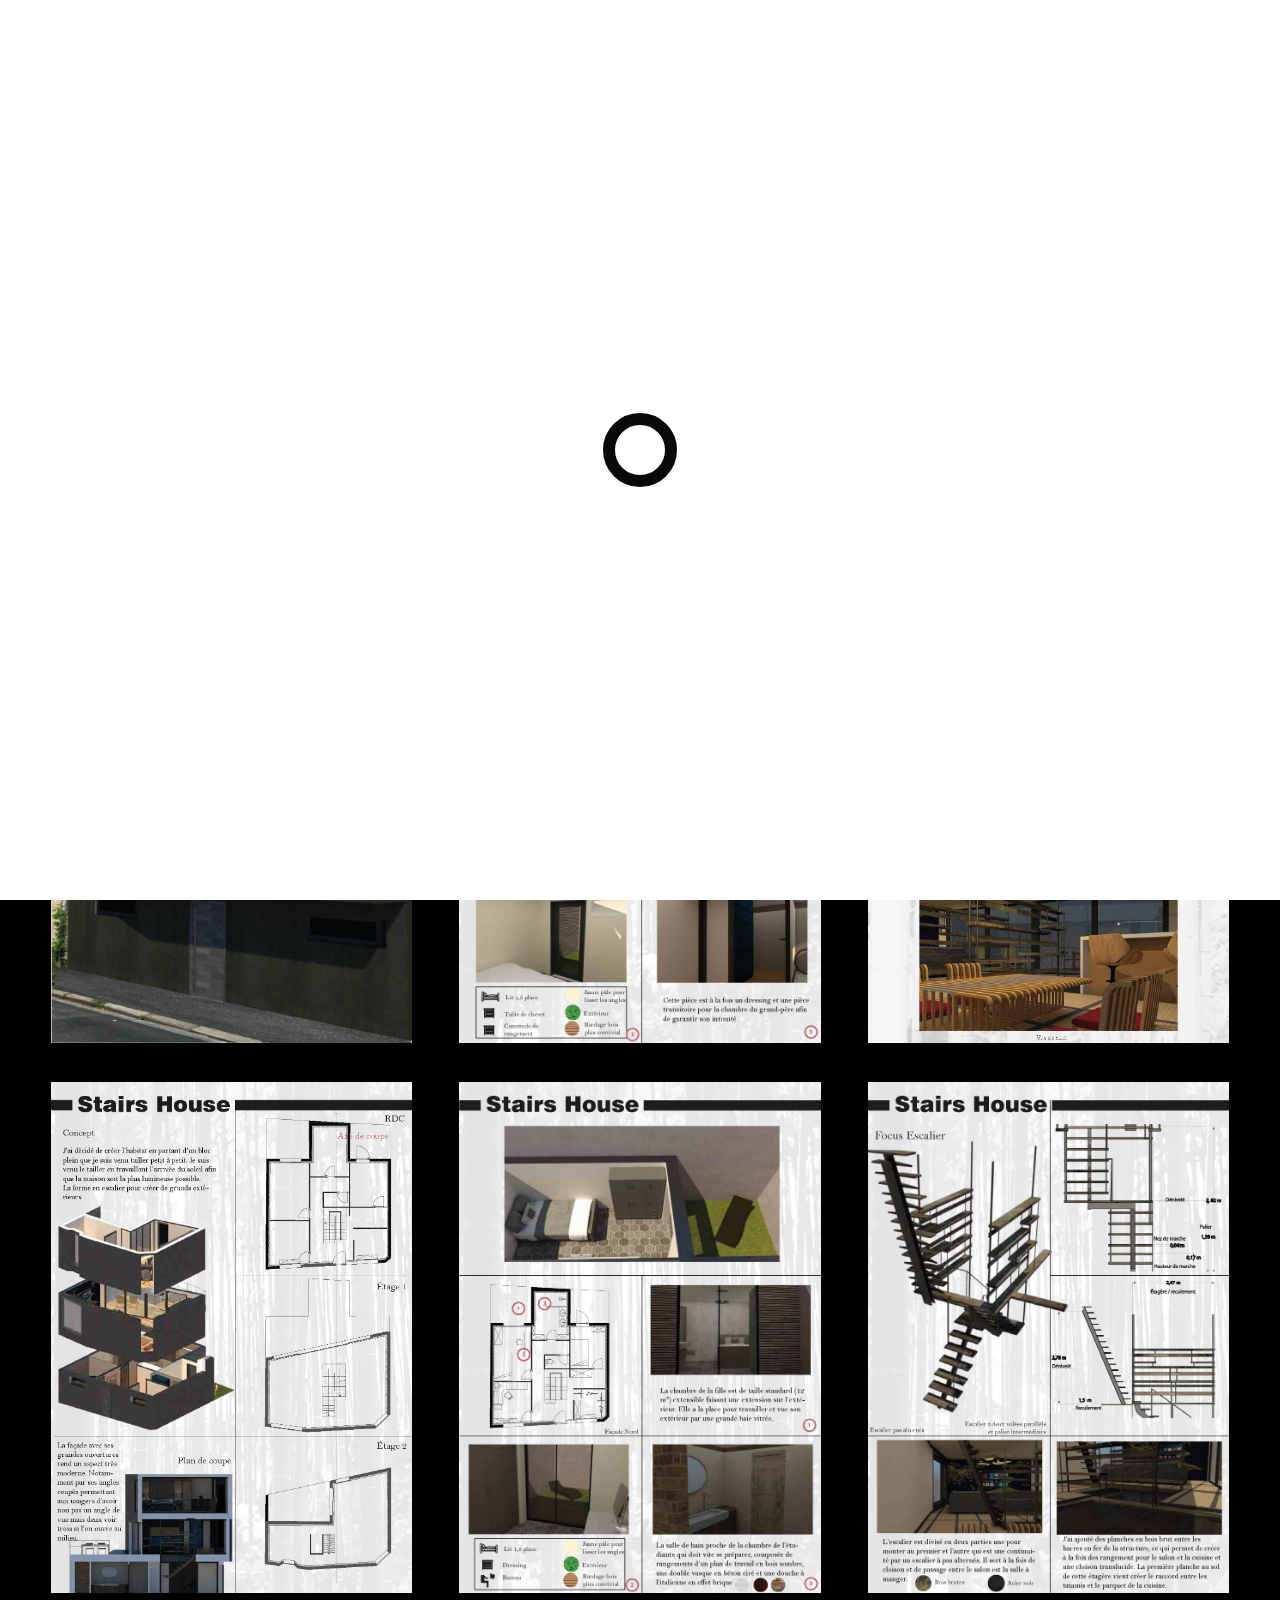
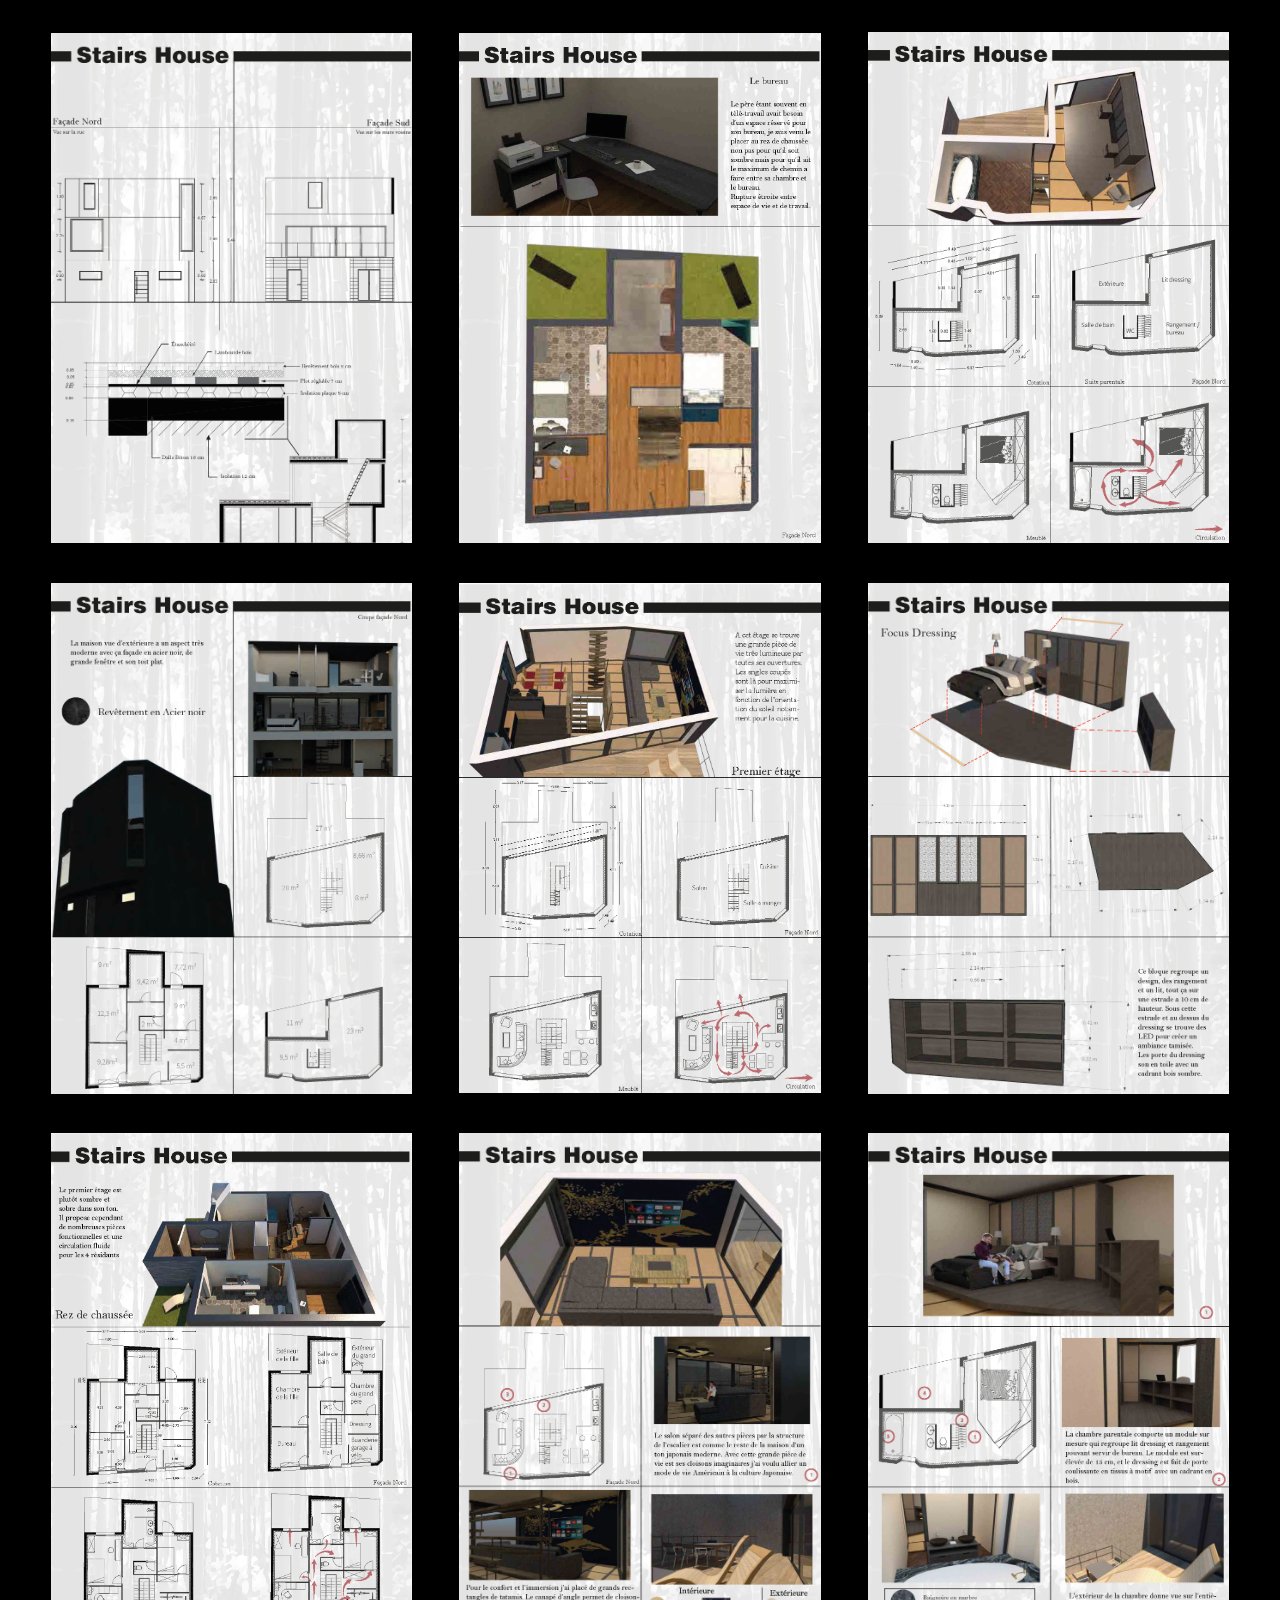
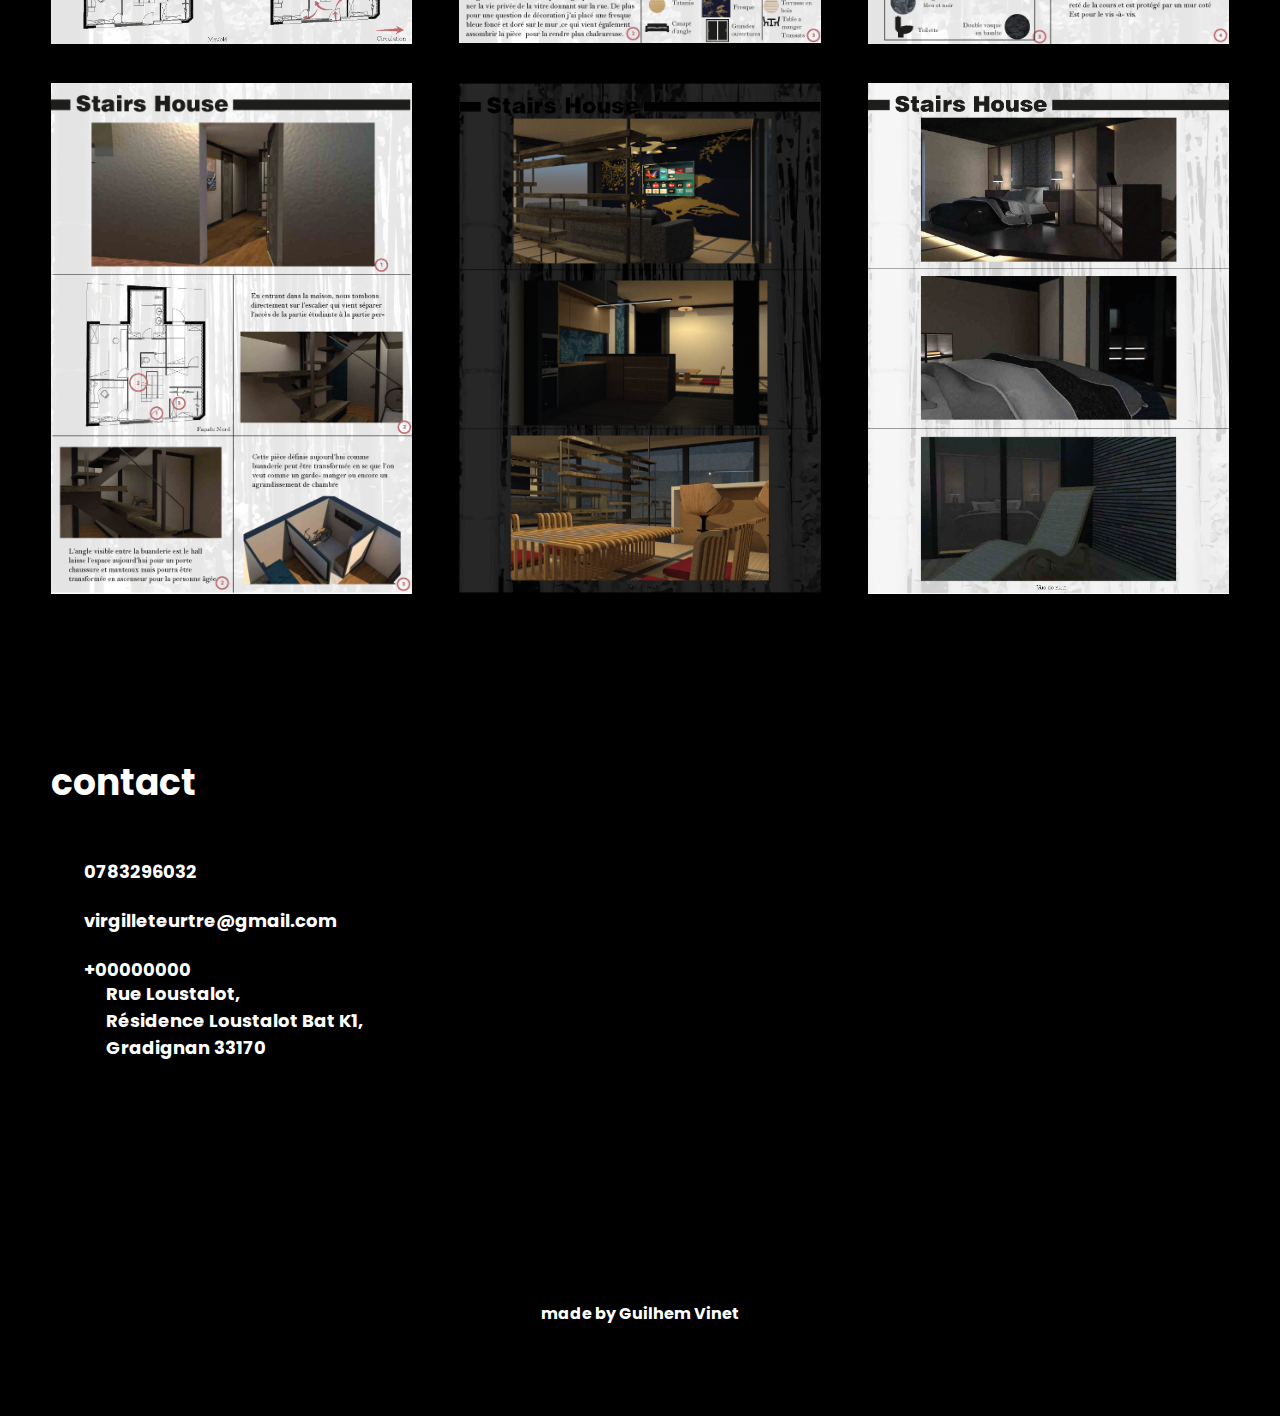
<file: html/Maison_Vertical.html>
<!DOCTYPE html>
<html lang="fr">
<head>
    <meta charset="UTF-8">
    <meta name="viewport" content="width=device-width, initial-scale=1.0">
    <meta http-equiv="X-UA-Compatible" content="ie=edge">
    <title>Virgil Leteurtre</title>
    <link rel="stylesheet" href="https://cdnjs.cloudflare.com/ajax/libs/animate.css/3.7.0/animate.min.css">
    <script src="https://code.jquery.com/jquery-3.3.1.min.js" integrity="sha256-FgpCb/KJQlLNfOu91ta32o/NMZxltwRo8QtmkMRdAu8=" crossorigin="anonymous"></script>
    <link rel="stylesheet" href="https://use.fontawesome.com/releases/v5.7.1/css/all.css" integrity="sha384-fnmOCqbTlWIlj8LyTjo7mOUStjsKC4pOpQbqyi7RrhN7udi9RwhKkMHpvLbHG9Sr" crossorigin="anonymous">
    <link rel="stylesheet" href="../css/index.css">
</head>
<style>
    body {
        background-color: black;
    }

    /* Ajout du style pour éviter les sauts de ligne dans #bio_collection */
    #bio_collection h1 {
        white-space: nowrap;
    }
</style>
<body>
    <div id="loading" background="black">
        <div id="spinner"></div>
    </div>
    <div id="magnify" background="black">
        <h1 onclick="closemagnify()"><i class="fas fa-times"></i></h1>
        <div id="img_here"></div>
    </div>
    <header id="header" class="animated slideInDown" style="animation-delay:1.8s;">
        <table>
            <tr>
                <td id="logo" h>Maison Vertical</td>
                <td id="navigation">
                    <a href="../index.html">work</a>
                    <a href="../index.html">about</a>
                    <a href="../assets/CV_Virgil_Leteurtre.pdf">CV</a>
                    <a href="../index.html">contact</a>
                </td>
            </tr>
        </table>
    </header>
    <div id="work">
        <div id="bio_collection">
            <h1>Stairs House</h1>
            <p>
                
            </p>
        </div>
        <h1>work</h1>
        <div id="photos">
            <img onclick="magnify($(this).attr('src'))" src="../assets/Maison Vertical/Virgil Leteurtre Développement maison vertical_Page_01.png">
            <img onclick="magnify($(this).attr('src'))" src="../assets/Maison Vertical/Virgil Leteurtre Développement maison vertical_Page_02.png">
            <img onclick="magnify($(this).attr('src'))" src="../assets/Maison Vertical/Virgil Leteurtre Développement maison vertical_Page_03.png">
            <img onclick="magnify($(this).attr('src'))" src="../assets/Maison Vertical/Virgil Leteurtre Développement maison vertical_Page_04.png">
            <img onclick="magnify($(this).attr('src'))" src="../assets/Maison Vertical/Virgil Leteurtre Développement maison vertical_Page_05.png">
            <img onclick="magnify($(this).attr('src'))" src="../assets/Maison Vertical/Virgil Leteurtre Développement maison vertical_Page_06.png">
            <img onclick="magnify($(this).attr('src'))" src="../assets/Maison Vertical/Virgil Leteurtre Développement maison vertical_Page_07.png">
            <img onclick="magnify($(this).attr('src'))" src="../assets/Maison Vertical/Virgil Leteurtre Développement maison vertical_Page_08.png">
            <img onclick="magnify($(this).attr('src'))" src="../assets/Maison Vertical/Virgil Leteurtre Développement maison vertical_Page_09.png">
            <img onclick="magnify($(this).attr('src'))" src="../assets/Maison Vertical/Virgil Leteurtre Développement maison vertical_Page_10.png">
            <img onclick="magnify($(this).attr('src'))" src="../assets/Maison Vertical/Virgil Leteurtre Développement maison vertical_Page_11.png">
            <img onclick="magnify($(this).attr('src'))" src="../assets/Maison Vertical/Virgil Leteurtre Développement maison vertical_Page_12.png">
            <img onclick="magnify($(this).attr('src'))" src="../assets/Maison Vertical/Virgil Leteurtre Développement maison vertical_Page_13.png">
            <img onclick="magnify($(this).attr('src'))" src="../assets/Maison Vertical/Virgil Leteurtre Développement maison vertical_Page_14.png">
            <img onclick="magnify($(this).attr('src'))" src="../assets/Maison Vertical/Virgil Leteurtre Développement maison vertical_Page_15.png">
            <img onclick="magnify($(this).attr('src'))" src="../assets/Maison Vertical/Virgil Leteurtre Développement maison vertical_Page_16.png">
            <img onclick="magnify($(this).attr('src'))" src="../assets/Maison Vertical/Virgil Leteurtre Développement maison vertical_Page_17.png">
            <img onclick="magnify($(this).attr('src'))" src="../assets/Maison Vertical/Virgil Leteurtre Développement maison vertical_Page_18.png">
        </div>
    </div>
    <div id="contact">
        <h1>contact</h1>
        <table>
            <tr>
                <td>
                    <div id="inner_div">
                        <table id="inner_table">
                            <tr>
                                <td><i class="fas fa-phone"></i> &nbsp; 0783296032</td>
                            </tr>
                            <tr>
                                <td><i class="fas fa-at"></i> &nbsp; virgilleteurtre@gmail.com</td>
                            </tr>
                            <tr>
                                <td><i class="fas fa-fax"></i> &nbsp; +00000000</td>
                            </tr>
                            <tr>
                                <td><i class="fas fa-map-marker-alt"></i>
                                    <div id="address">
                                        Rue Loustalot,<br>
                                        Résidence Loustalot Bat K1,<br>
                                        Gradignan 33170
                                    </div>
                                </td>
                            </tr>
                            <tr>
                                <td>
                                    <a class="social"><i class="fab fa-facebook"></i></a>
                                    <a class="social"><i class="fab fa-twitter"></i></a>
                                    <a class="social"><i class="fab fa-instagram"></i></a>
                                    <a class="social"><i class="fab fa-dribbble"></i></a>
                                    <a class="social"><i class="fab fa-medium"></i></a>
                                </td>
                            </tr>
                        </table>
                    </div>
                </td>
            </tr>
        </table>
    </div>
    <div id="footer">
        <a href="https://github.com/Guilhemvnt">made by Guilhem Vinet </a>
    </div>
    <script src="../js/index.js" type="text/javascript"></script>
</body>
</html>
</file>
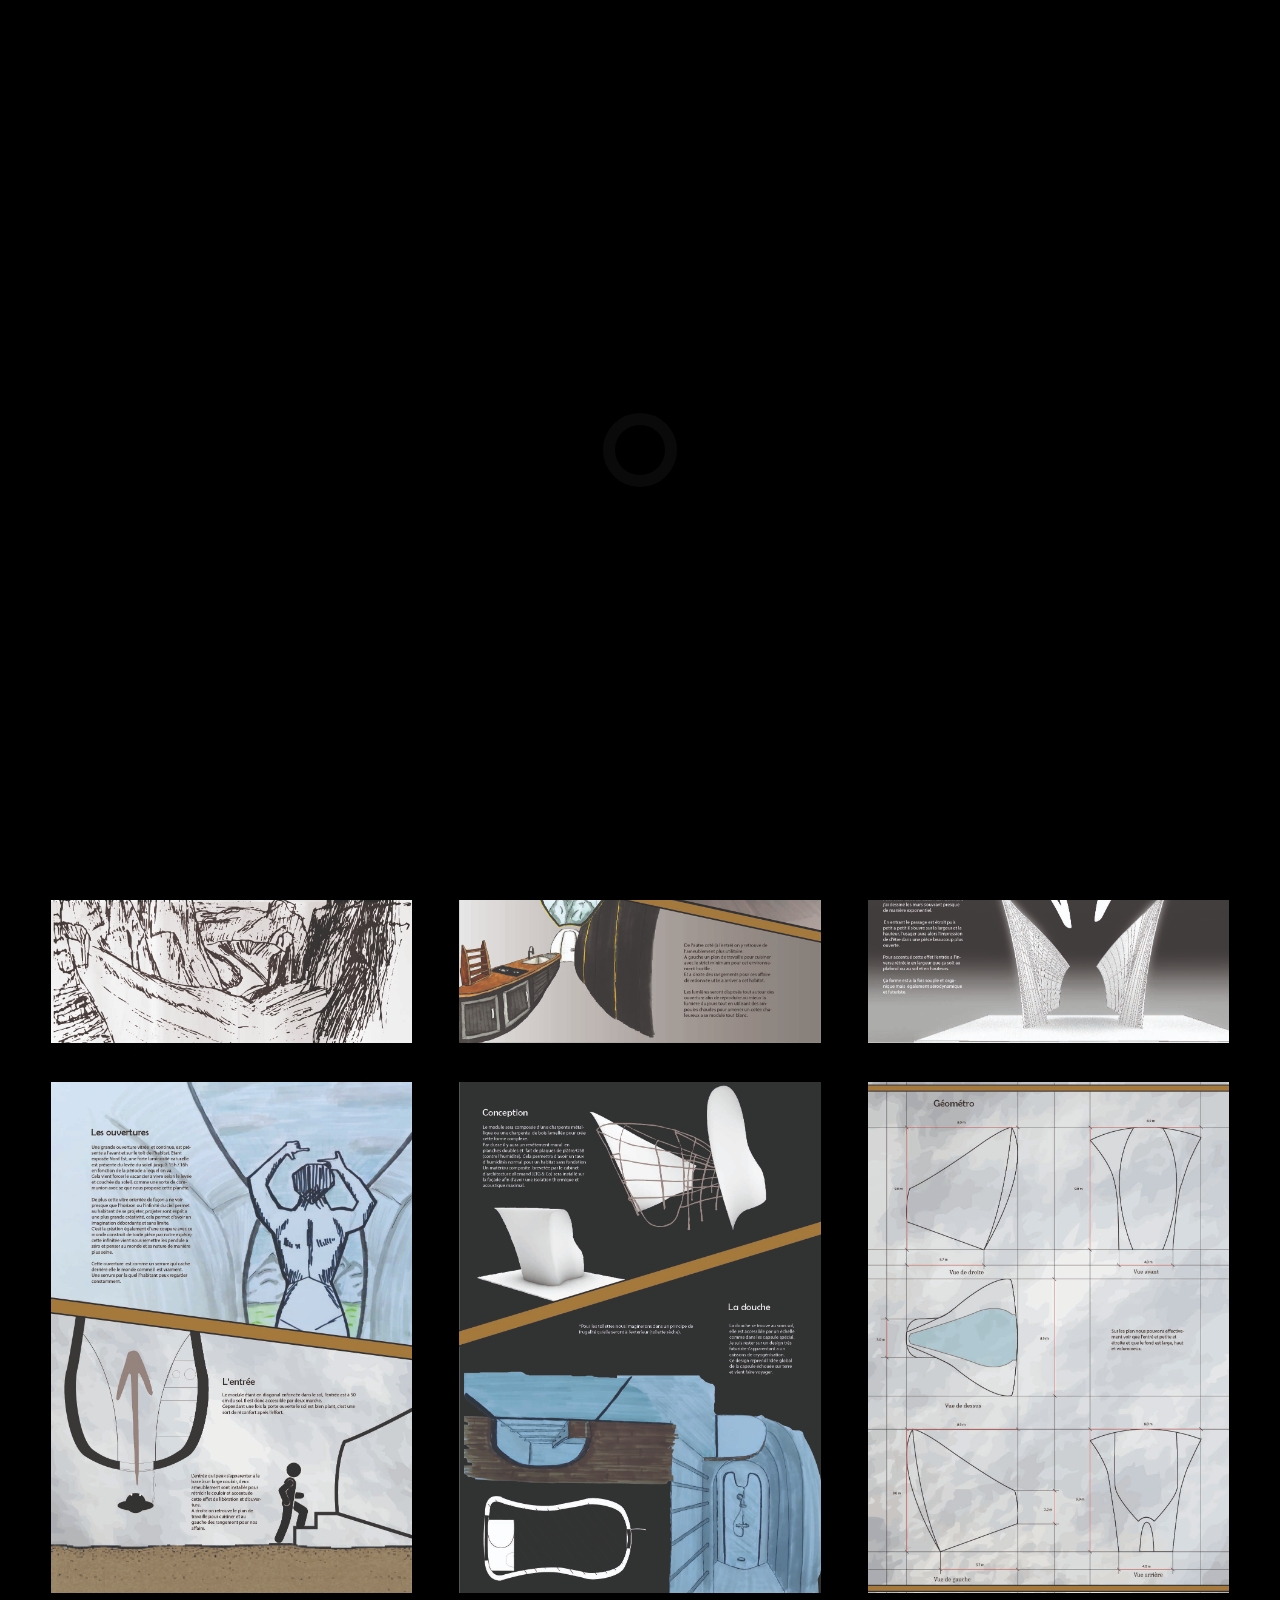
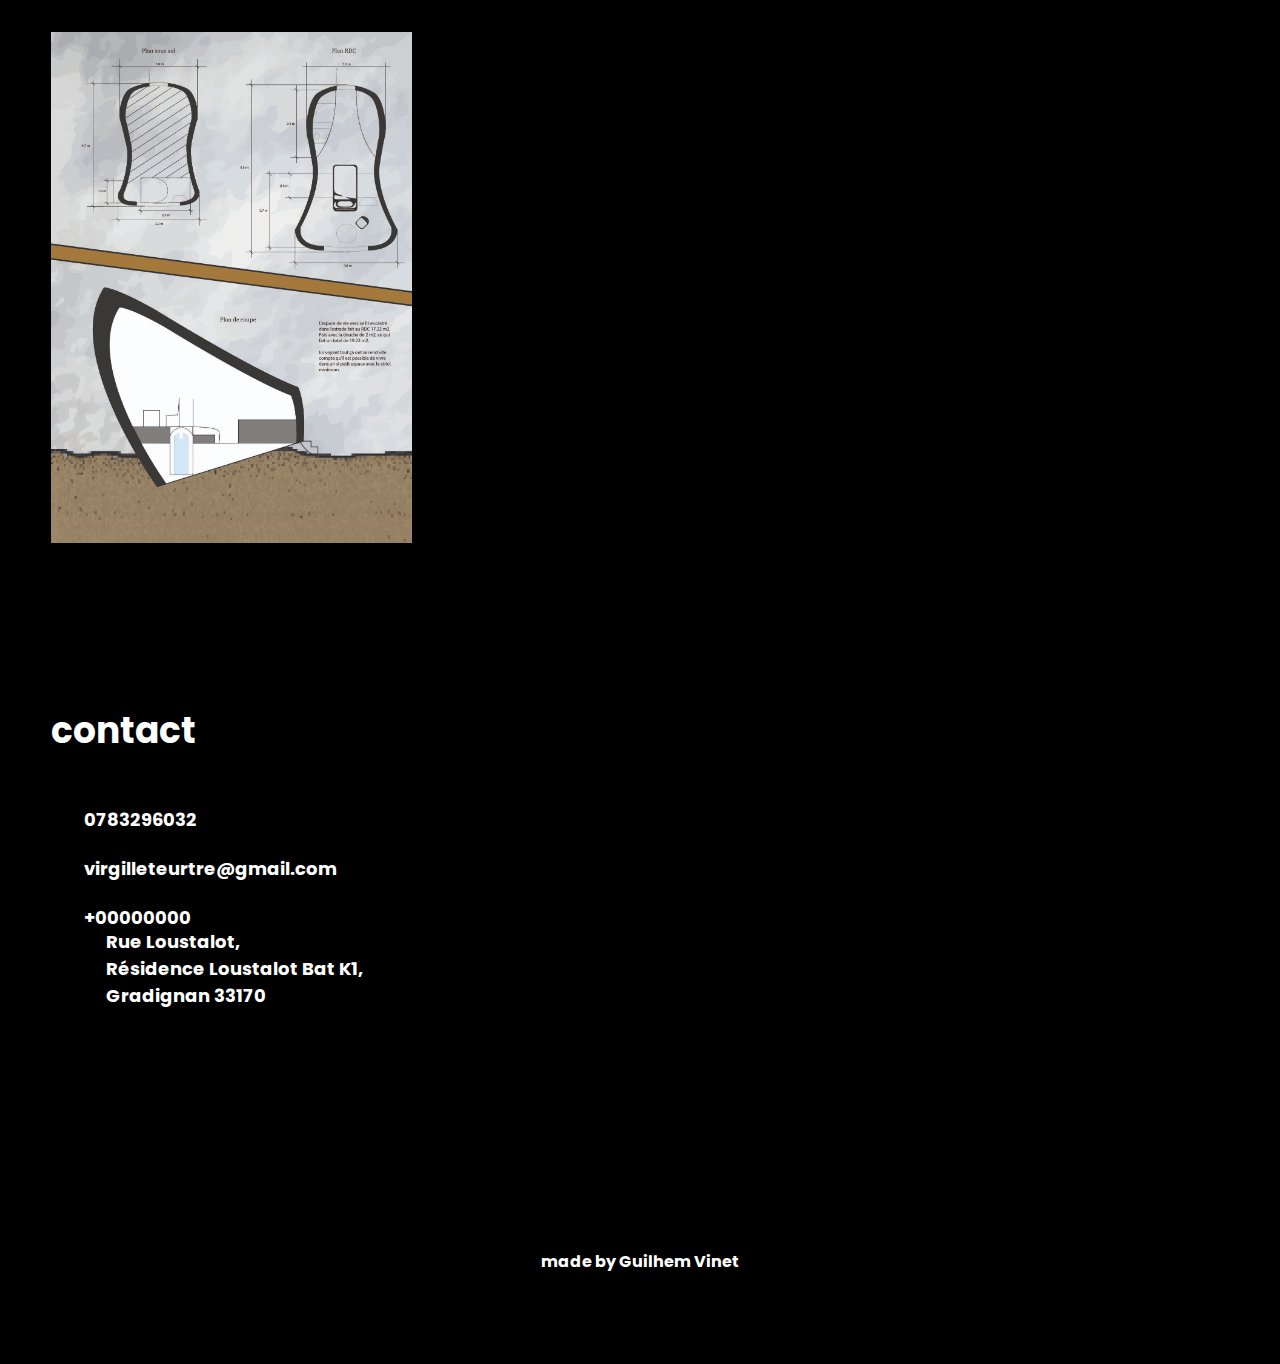
<file: html/nano_habitat.html>
<!DOCTYPE html>
<html lang="fr">
<head>
    <meta charset="UTF-8">
    <meta name="viewport" content="width=device-width, initial-scale=1.0">
    <meta http-equiv="X-UA-Compatible" content="ie=edge">
    <title>Virgil Leteurtre</title>
    <link rel="stylesheet" href="https://cdnjs.cloudflare.com/ajax/libs/animate.css/3.7.0/animate.min.css">
    <script src="https://code.jquery.com/jquery-3.3.1.min.js" integrity="sha256-FgpCb/KJQlLNfOu91ta32o/NMZxltwRo8QtmkMRdAu8=" crossorigin="anonymous"></script>
    <link rel="stylesheet" href="https://use.fontawesome.com/releases/v5.7.1/css/all.css" integrity="sha384-fnmOCqbTlWIlj8LyTjo7mOUStjsKC4pOpQbqyi7RrhN7udi9RwhKkMHpvLbHG9Sr" crossorigin="anonymous">
    <link rel="stylesheet" href="../css/index.css">
</head>
<style>
    body {
        background-color: black;
    }

    /* Ajout du style pour éviter les sauts de ligne dans #bio_collection */
    #bio_collection h1 {
        white-space: nowrap;
    }
</style>
<body>
    <div id="loading" style="background: black;">
        <div id="spinner"></div>
    </div>
    <div id="magnify" style="background: black;">
        <h1 onclick="closemagnify()"><i class="fas fa-times"></i></h1>
        <div id="img_here"></div>
    </div>
    <header id="header" class="animated slideInDown" style="animation-delay: 1.8s;">
        <table>
            <tr>
                <td id="logo">Nano habitat</td>
                <td id="navigation">
                    <a href="../index.html">work</a>
                    <a href="../index.html">about</a>
                    <a href="../assets/CV_Virgil_Leteurtre.pdf">CV</a>
                    <a href="../index.html">contact</a>
                </td>
            </tr>
        </table>
    </header>
    <div id="work">
        <div id="bio_collection">
            <h1>Hecto Liberty</h1>
            <p></p>
        </div>
        <h1>work</h1>
        <div id="photos">
            <img onclick="magnify($(this).attr('src'))" src="../assets/Nano Habitat/planche final 0.jpg">
            <img onclick="magnify($(this).attr('src'))" src="../assets/Nano Habitat/planche final 3.jpg">
            <img onclick="magnify($(this).attr('src'))" src="../assets/Nano Habitat/planche final 6.jpg">
            <img onclick="magnify($(this).attr('src'))" src="../assets/Nano Habitat/planche final 1.jpg">
            <img onclick="magnify($(this).attr('src'))" src="../assets/Nano Habitat/planche final 5.jpg">
            <img onclick="magnify($(this).attr('src'))" src="../assets/Nano Habitat/planche final 2.jpg">
            <img onclick="magnify($(this).attr('src'))" src="../assets/Nano Habitat/planche final 4.jpg">
        </div>
    </div>
    <div id="contact">
        <h1>contact</h1>
        <table>
            <tr>
                <td>
                    <div id="inner_div">
                        <table id="inner_table">
                            <tr>
                                <td><i class="fas fa-phone"></i> &nbsp; 0783296032</td>
                            </tr>
                            <tr>
                                <td><i class="fas fa-at"></i> &nbsp; virgilleteurtre@gmail.com</td>
                            </tr>
                            <tr>
                                <td><i class="fas fa-fax"></i> &nbsp; +00000000</td>
                            </tr>
                            <tr>
                                <td><i class="fas fa-map-marker-alt"></i>
                                    <div id="address">
                                        Rue Loustalot,<br>
                                        Résidence Loustalot Bat K1,<br>
                                        Gradignan 33170
                                    </div>
                                </td>
                            </tr>
                            <tr>
                                <td>
                                    <a class="social"><i class="fab fa-facebook"></i></a>
                                    <a class="social"><i class="fab fa-twitter"></i></a>
                                    <a class="social"><i class="fab fa-instagram"></i></a>
                                    <a class="social"><i class="fab fa-dribbble"></i></a>
                                    <a class="social"><i class="fab fa-medium"></i></a>
                                </td>
                            </tr>
                        </table>
                    </div>
                </td>
            </tr>
        </table>
    </div>
    <div id="footer">
        <a href="https://github.com/Guilhemvnt">made by Guilhem Vinet </a>
    </div>
    <script src="../js/index.js" type="text/javascript"></script
</body>
</html>
</file>
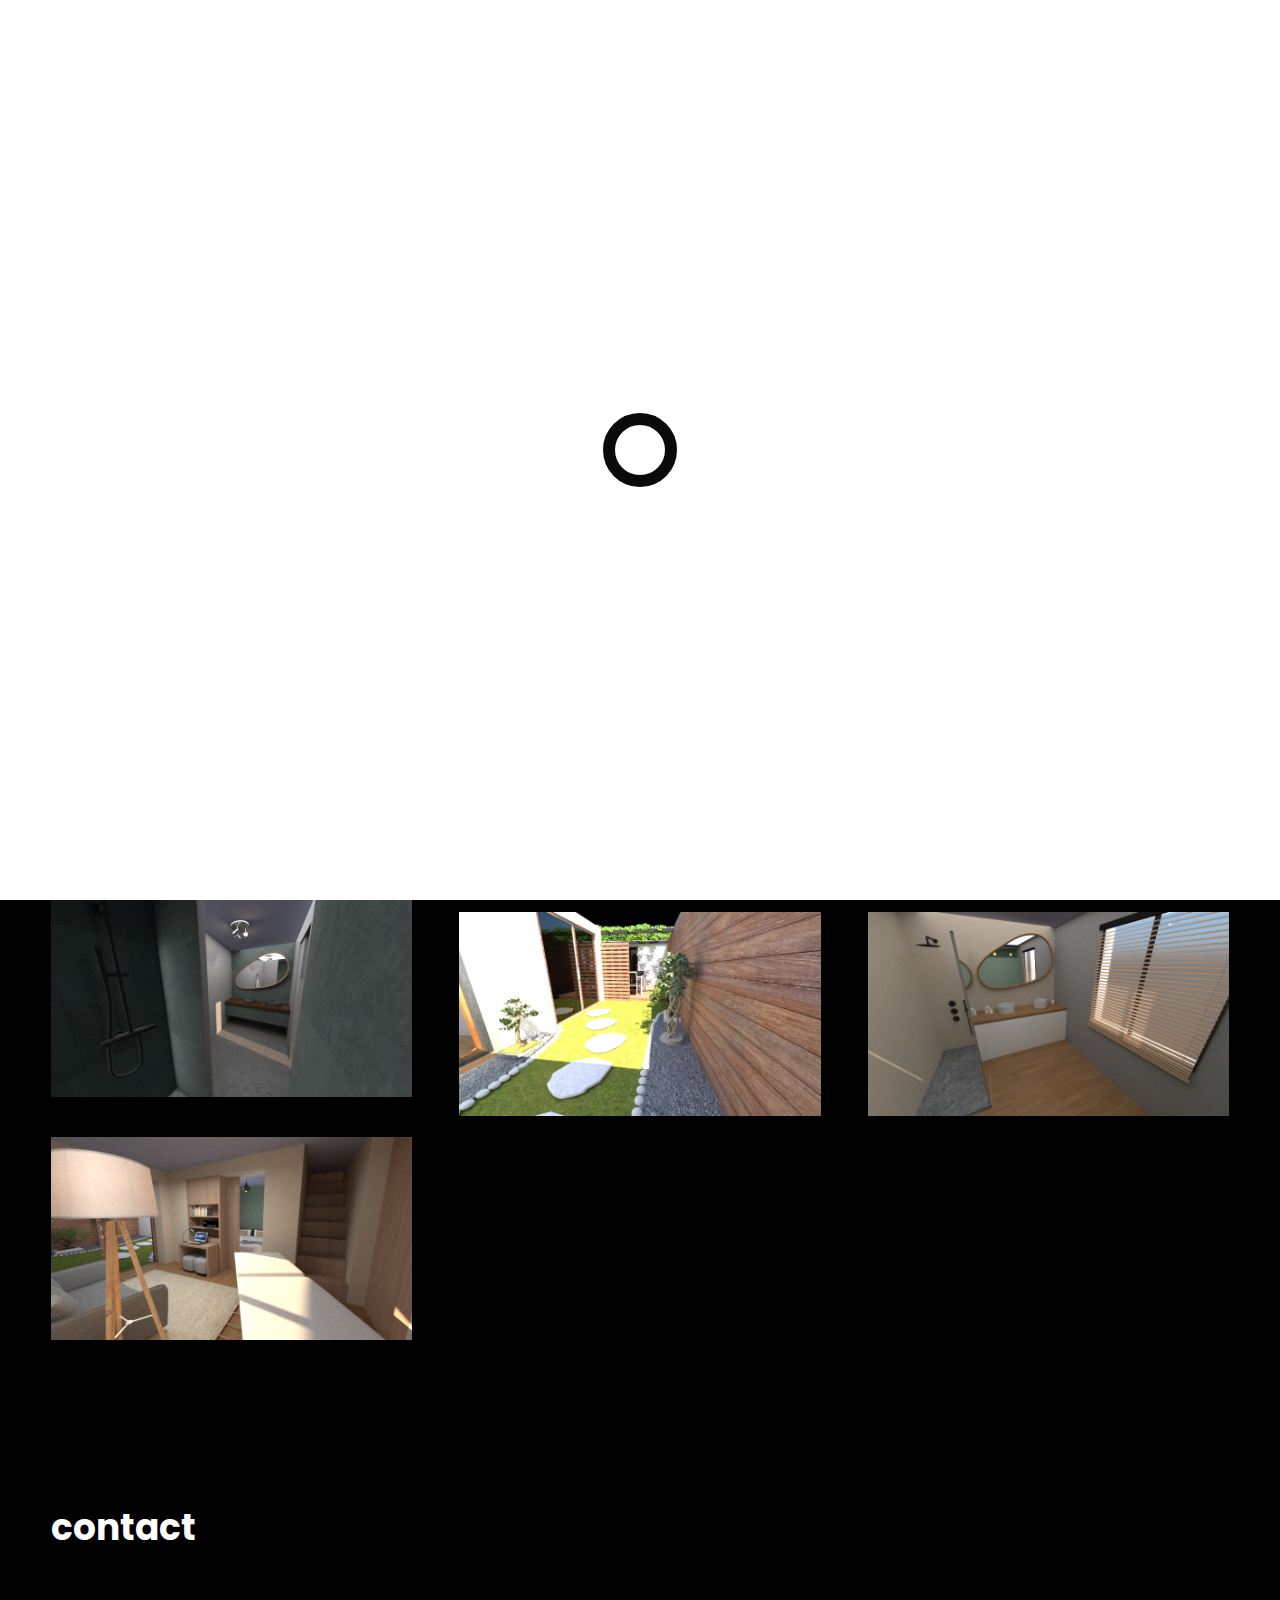
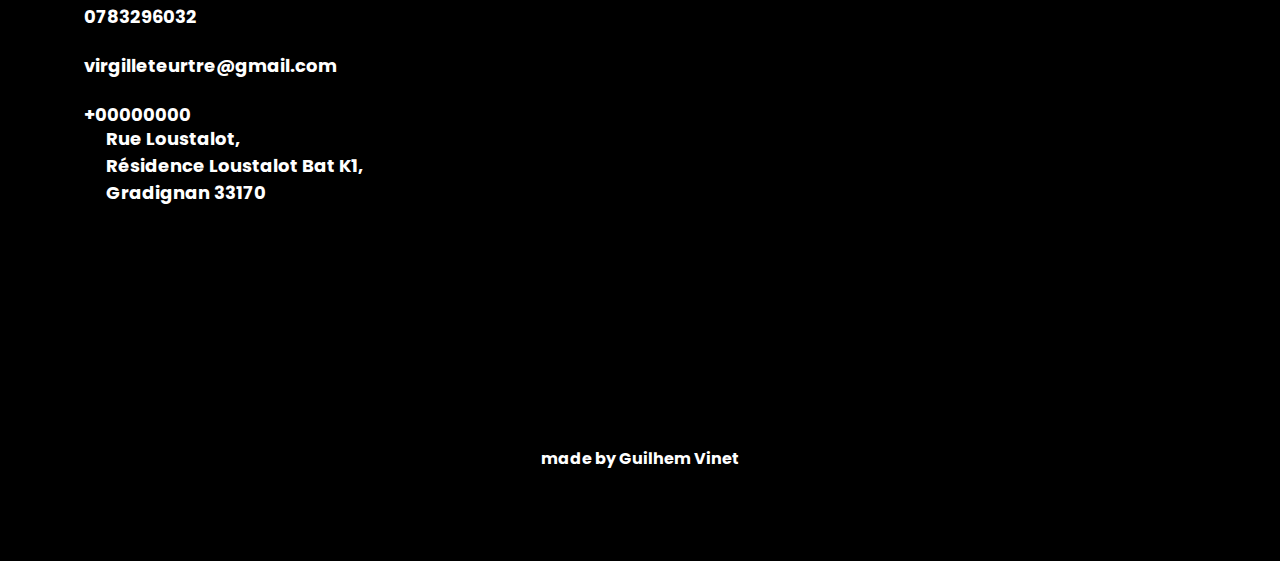
<file: html/Nathuropathie.html>
<!DOCTYPE html>
<html lang="fr">
<head>
    <meta charset="UTF-8">
    <meta name="viewport" content="width=device-width, initial-scale=1.0">
    <meta http-equiv="X-UA-Compatible" content="ie=edge">
    <title>Virgil Leteurtre</title>
    <link rel="stylesheet" href="https://cdnjs.cloudflare.com/ajax/libs/animate.css/3.7.0/animate.min.css">
    <script src="https://code.jquery.com/jquery-3.3.1.min.js" integrity="sha256-FgpCb/KJQlLNfOu91ta32o/NMZxltwRo8QtmkMRdAu8=" crossorigin="anonymous"></script>
    <link rel="stylesheet" href="https://use.fontawesome.com/releases/v5.7.1/css/all.css" integrity="sha384-fnmOCqbTlWIlj8LyTjo7mOUStjsKC4pOpQbqyi7RrhN7udi9RwhKkMHpvLbHG9Sr" crossorigin="anonymous">
    <link rel="stylesheet" href="../css/index.css">
</head>
<style>
    body {
      background-color: black;
    }
  </style>
<body background-color = "black">
    <div id="loading" background="black">
        <div id="spinner"></div>
    </div>
    <div id="magnify" background="black">
        <h1 onclick="closemagnify()"><i class="fas fa-times"></i></h1>
        <div id="img_here"></div>
    </div>
    <header id="header" class="animated slideInDown" style="animation-delay:1.8s;">
        <table>
            <tr>
                <td id="logo" h>Cabinet de Nathuropathie</td>
                <td id="navigation">
                    <a href="../index.html">work</a>
                    <a href="../index.html">about</a>
                    <a href="../assets/CV_Virgil_Leteurtre.pdf">CV</a>
                    <a href="../index.html">contact</a>
                </td>
            </tr>
        </table>
    </header>
    <div id="work">
        <div id="bio_collection">
              </div>
        <h1>work</h1>
        <div id="photos">
            <img onclick="magnify($(this).attr('src'))" src="../assets/Naturopathie/main.png">
            <img onclick="magnify($(this).attr('src'))" src="../assets/Naturopathie/abcd.png">
            <img onclick="magnify($(this).attr('src'))" src="../assets/Naturopathie/bnqbarb.png">
            <img onclick="magnify($(this).attr('src'))" src="../assets/Naturopathie/cabinet salle de vie.png">
            <img onclick="magnify($(this).attr('src'))" src="../assets/Naturopathie/dressing.png">
            <img onclick="magnify($(this).attr('src'))" src="../assets/Naturopathie/exterieur 2.png">
            <img onclick="magnify($(this).attr('src'))" src="../assets/Naturopathie/exterieur.png">
            <img onclick="magnify($(this).attr('src'))" src="../assets/Naturopathie/fvaabab.png">
            <img onclick="magnify($(this).attr('src'))" src="../assets/Naturopathie/salle de bain 2.png">
            <img onclick="magnify($(this).attr('src'))" src="../assets/Naturopathie/sdb p 1.png">
        </div>
    </div>
    <div id="contact">
        <h1>contact</h1>
             <table>
                <tr>
                    <td>
                        <div id="inner_div">
                            <table id="inner_table">
                                <tr>
                                    <td><i class="fas fa-phone"></i> &nbsp; 0783296032</td>
                                </tr>
                                <tr>
                                    <td><i class="fas fa-at"></i> &nbsp; virgilleteurtre@gmail.com</td>
                                </tr>
                                <tr>
                                    <td><i class="fas fa-fax"></i> &nbsp; +00000000</td>
                                </tr>
                                <tr>
                                    <td><i class="fas fa-map-marker-alt"></i>
                                    <div id="address">
                                        Rue Loustalot,<br>
                                        Résidence Loustalot Bat K1,<br>
                                        Gradignan 33170
                                    </div>
                                    </td>
                                </tr>
                                <tr>
                                    <td>
                                        <a class="social"><i class="fab fa-facebook"></i></a>
                                        <a class="social"><i class="fab fa-twitter"></i></a>
                                        <a class="social"><i class="fab fa-instagram"></i></a>
                                        <a class="social"><i class="fab fa-dribbble"></i></a>
                                        <a class="social"><i class="fab fa-medium"></i></a>
                                    </td>
                                </tr>
                            </table>
                        </div>
                    </td>
                </tr>
            </table>
    </div>
    <div id="footer">
        <a href="https://github.com/Guilhemvnt">made by Guilhem Vinet </a>
    </div>
    <script src="../js/index.js" type="text/javascript"></script>
</body>
</html>
</file>
<file: css/index.css>
@import url('https://fonts.googleapis.com/css?family=Poppins');

body {
    font-family: 'Poppins', sans-serif;
    padding:0px;
    margin:0px;
    max-width:100vw;
    overflow-x:hidden;
    scroll-behavior: smooth;
}
#h2 {
    color:white;
}
#p {
    color:white;
}
#loading {
    width: 100vw;
    height: 100vh;
    position: fixed;
    background: white;
    z-index: 999;
    display: flex;
    justify-content: center;
    flex-direction: column;
    align-items: center;
}
#spinner {
    animation: rotate 0.56s infinite linear;
    width:50px;
    height:50px;
    border:12px solid rgb(11, 10, 10);
    border-bottom:12px solid ba;
    border-radius:50%;
    margin:0;
}
@keyframes rotate {
    0% {transform: rotate(0deg);}
    100% {transform: rotate(360deg);}
}
header {
    width:92vw;
    padding:6vh 4vw;
    position:fixed;
    font-weight:bold;
    background: white;
    color:rgb(0, 0, 0);
    transition:0.4s ease-in-out;
    z-index:2;
}
header table {
    width:100%;
}
#logo {
    width:20%;
}
#navigation {
    width:80%;
}
#magnify {
    width:100vw;
    height:100vh;
    background:rgba(0, 0, 0, 0.92);
    position:fixed;
    z-index:4;
    display:none;
    flex-direction: column;
    justify-content:center;
}
#magnify h1 {
    position:absolute;
    top:0;
    right:0;
    margin:20px 40px;
    color:rgb(255, 255, 255);
    transition:0.4s ease-in-out;
}
#magnify h1:hover{
    color:rgb(8, 8, 8);
    cursor:pointer;
}
#img_here {
    width:90%;
    height:90%;
    background-size:contain !important;
    background-repeat:no-repeat !important;
    margin:0px auto;
}
#logo {
    font-size:24px;
    color:rgb(0,0,0);
}
#navigation {
    text-align:right;
}
#navigation a {
    color:black;
    text-decoration:none;
    padding:5px 10px;
    border-bottom:2px solid transparent;
    margin-left:4vw;
    transition:0.4s ease-in-out;
}
#navigation a:hover{
    border-bottom:2px solid rgb(0, 0, 0);
}
#top_part {
    width:100%;
    border: 2vh solid #000;
}
#top_part tr td{
    width:50%;
}
#about {
    width:84% !important;
    height:95vh;
    display:flex;
    flex-direction:column;
    justify-content:center;
    text-align:left;
    padding:0px 8%;
}
#about h1 {
    font-size:45px;
    word-wrap:break-word;
    color: white;
}
#about table {
    width:70%;
    margin-top:4vh;
}
#about table tr td {
    width:20% !important;
    text-align:left;
}
.social {
    color:rgb(255, 255, 255);
    font-size:23px;
    padding:12px 17px;
    border-radius:50%;
    background:transparent;
    transition:0.4s ease-in-out;
    font-weight:bold;
    margin:0px 8px;
}
.social:hover { 
    cursor: pointer;
    color:rgb(37, 32, 32);
    background:rgb(255, 255, 255);
    box-shadow:0px 10px 30px rgba(0, 0, 0, 0.8);
}
.btn_one {
    font-size:18px;
    font-family: 'Poppins', sans-serif;
    box-shadow:0px 10px 20px rgba(0, 0, 0, 0.8);
    background:rgb(0, 0, 0);
    box-shadow:0px 10px 40px rgba(255, 255, 255, 0.8);
    color:#fff;
    padding:8px 40px;
    width:60%;
    border-radius:80px;
    font-weight:bold;
    margin:2vh 0px;
    transition:0.4s ease-in-out;
}
.btn_one:hover {
    color:rgb(0, 0, 0);
    background:rgb(255, 255, 255);
    box-shadow:0px 10px 40px rgba(78, 78, 78, 0.8);
    cursor:pointer;
}
#rightImage {
    width:100%;
    height:50%;
    background-repeat:no-repeat;
}
#work {
    width:92vw;
    padding:6vh 4vw;
    font-weight:bold;
}
#work h1 {
    padding:5px 0px;
    border-bottom:4px solid rgb(0,0,0);
    width:6%;
}
#photos {
    width:100%;
    columns:3;
    column-gap:4%;
    z-index:1;
    transition:0.4s ease-in-out;
}
#photos img {
    width:100%;
    height:auto;
    margin:4.5% 0px;
    transition:0.4s ease-in-out;
}
#photos img:hover {
    transform: scale(1.1);
    cursor: pointer;
}
#bio {
    width:92vw;
    padding:6vh 4vw;
    font-weight:bold;
    color: white;
}
#bio_title {
    font-weight: bold;
    color: white;
    text-align: left;
    font-size: 25px;
}
#bio_collection {
    width:92vw;
    padding:14vh 4vw;
    font-weight:bold;
    color: white;
}
#bio h1 {
    padding:5px 0px;
    border-bottom:4px solid rgb(0,0,0);
    width:8%;
}
#contact {
    font-size: large;
    color: white;
    width:92vw;
    padding:6vh 4vw;
}
#contact h1 {
    padding:5px 0px;
    border-bottom:4px solid rgb(0,0,0);
    width:10%;
}
#contact table {
    width:100%;
    color: white;
}
#contact table tr td {
    width:50%;
}
#inner_div table{
    width:100%;
}
#inner_div table tr td{
    font-weight:bold;
}
#inner_table tr td{
    padding:10px 20px !important;
}
#contact form {
    width:100%;
    color: white;
}
#contact form input {
    width: 96%;
    margin: 24px 1%;
    background: #ffffff00;
    background: white;
    border: 0px;
    border-bottom: 3px solid rgb(255 255 255 / 50%);
    padding:8px 10px;
    font-family: 'Poppins', sans-serif;
    font-size: 18px;
    transition:0.4s ease-in-out;
    color: #000;
    font-weight:bold;
}
#contact form textarea {
    background: white;
    width:96%;
    margin:20px 1%;
    padding:8px 10px;
    border:0px;
    border-bottom:3px solid rgba(0, 0, 0, 0.5);
    padding:8px 10px;
    font-family: 'Poppins', sans-serif;
    font-size:18px;
    resize: auto;
    transition:0.4s ease-in-out;
    color: rgb(0, 0, 0);
    font-weight:bold;
}
#contact form input:focus {
    outline:none;
    border-bottom:3px solid rgb(0, 0, 0);
}
#contact form textarea:focus {
    outline:none;
    border-bottom:3px solid rgba(0, 0, 0,1);
}
#address {
    position:relative;
    top:-25px;
    left:30px;
}

#footer {
    width:100%;
    padding:10vh 0px;
    text-align:center;
    font-weight:bold;
    color: white;
}
#footer a {
    color:rgb(255, 255, 255);
    text-decoration:none;
}
::placeholder {
    color:#000;
}
button:focus {
    outline:none;
}
::-webkit-scrollbar {
    width:5px;
    height:5px;
}
::-webkit-scrollbar-track {
    background: #000000;
}
::-webkit-scrollbar-thumb {
    background: rgb(255 255 255);
}
::-webkit-scrollbar-thumb:hover {
    background: rgba(0, 0, 0,0.8); 
}

@media (max-width: 1000px){
    #photos {
    columns:1;
    column-gap:0%;
    }
    #photos img {
        margin:2% 0px;
    }
    #photos img:hover {
        transform: scale(1);
        cursor: pointer;
    }
    #rightImage {
        display:none;
    }
    #top_part {
        border:0px;
    }
    #top_part tr td{
        width:100%;
        text-align:center;
    }
    #about {
        width:92% !important;
        height:75vh;
        padding-top:20vh !important;
        text-align:center;
        padding:0px 4%;
    }
    #about table {
        width:100%;
        margin-top:6vh;
    }
    #about table tr td {
        text-align:center;
    }
    .btn_one {
    padding:6px 30px;
    width:60%;
    margin:4vh auto;
    box-shadow:0px 10px 20px rgba(0, 0, 0, 0.8);
    background:rgb(0, 0, 0);
    box-shadow:0px 10px 40px rgba(255, 255, 255, 0.8);
    color:#fff;
    }
    .btn_one:hover {
        color:rgb(0, 0, 0);
        background:rgb(255, 255, 255);
        box-shadow:0px 10px 40px rgba(78, 78, 78, 0.8);
        cursor:pointer;
    }
    #contact table tr td {
        width:100%;
        display:block;
    }
    #inner_table tr td{
        padding:10px 0px !important;
    }
    #contact form input {
        width:90%;
    }
    #contact form textarea {
        width:90%;
    }
    #work h1 {
        width:19%;
    }
    #bio h1 {
        width:25%;
    }
    #contact h1 {
        width:33%;
    }
    header {
        width:96vw;
        background:#fff;
        padding:4vh 10vw;
        position:absolute;
    }
    #header table tr td {
        width:100%;
        display:block;
        text-align:center;
        padding:15px 0px;
    }
    #navigation a {
        color:#000;
    }
}
</file>
